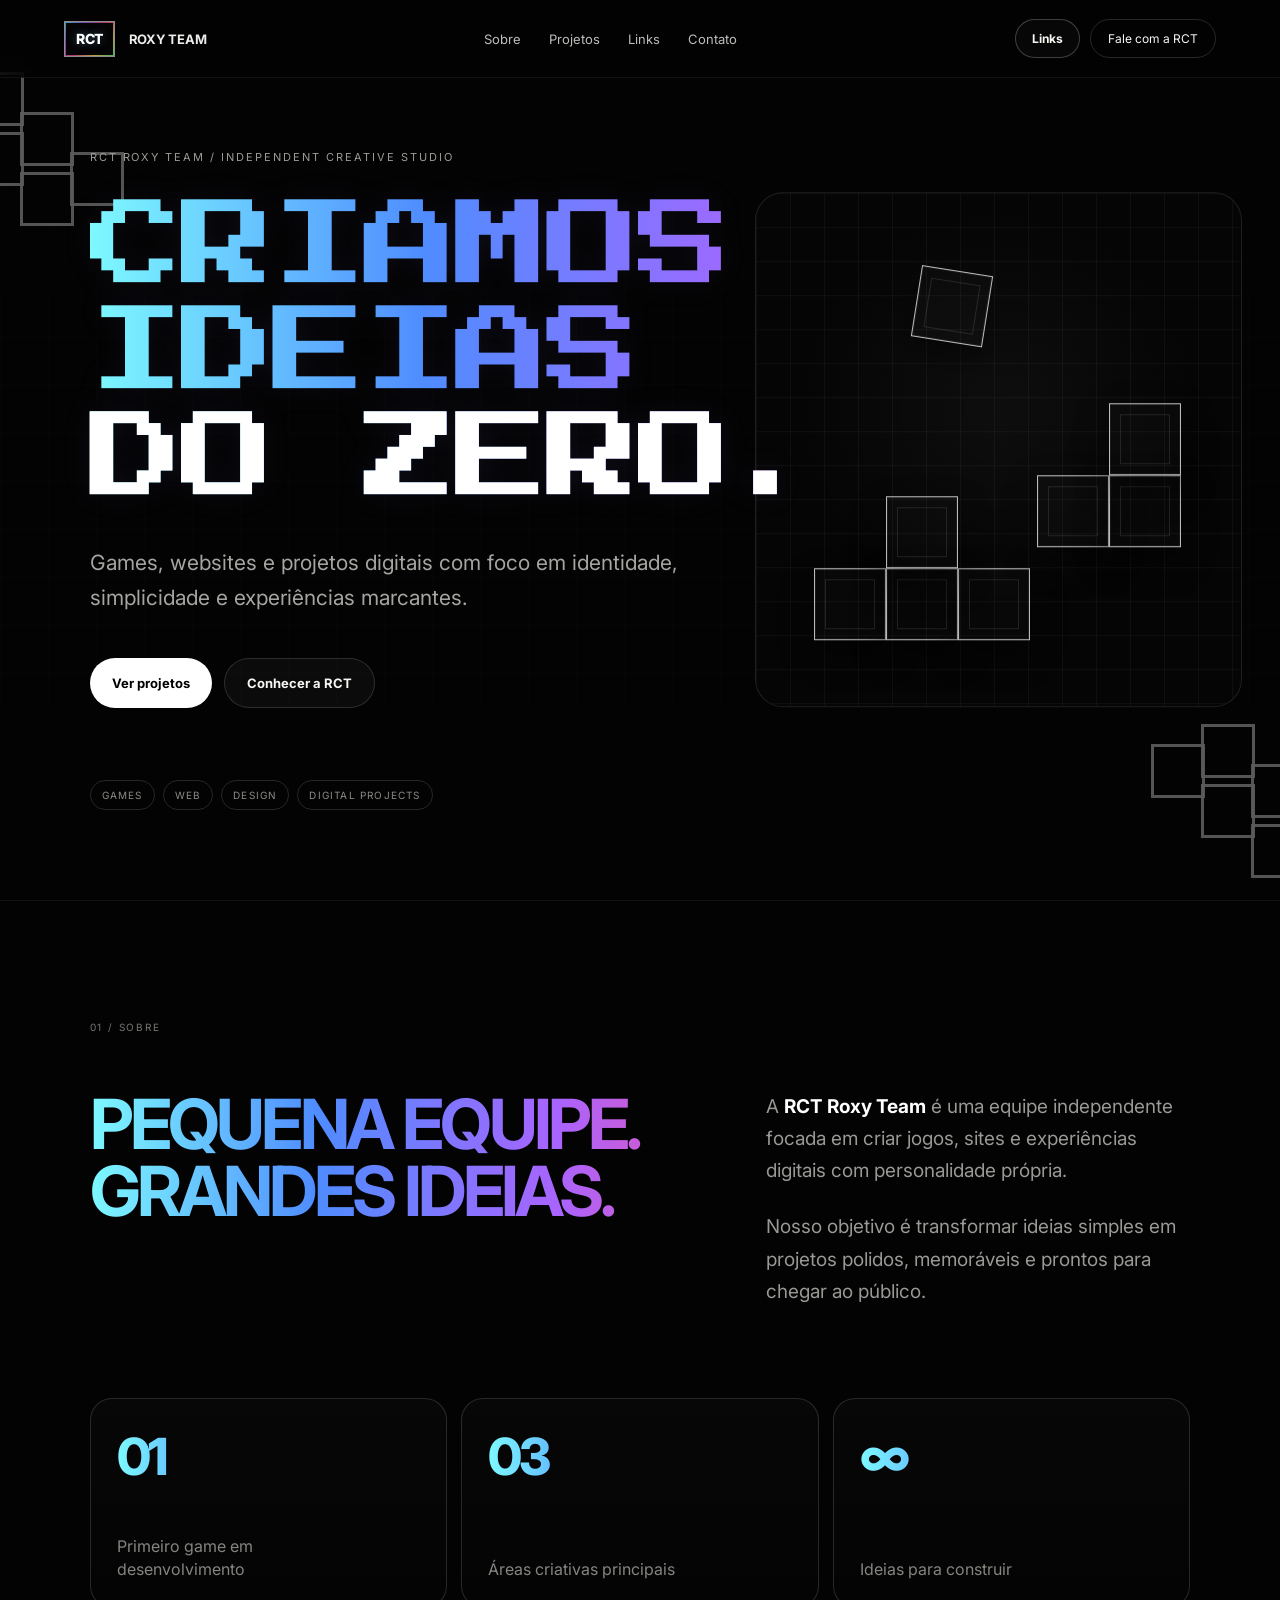
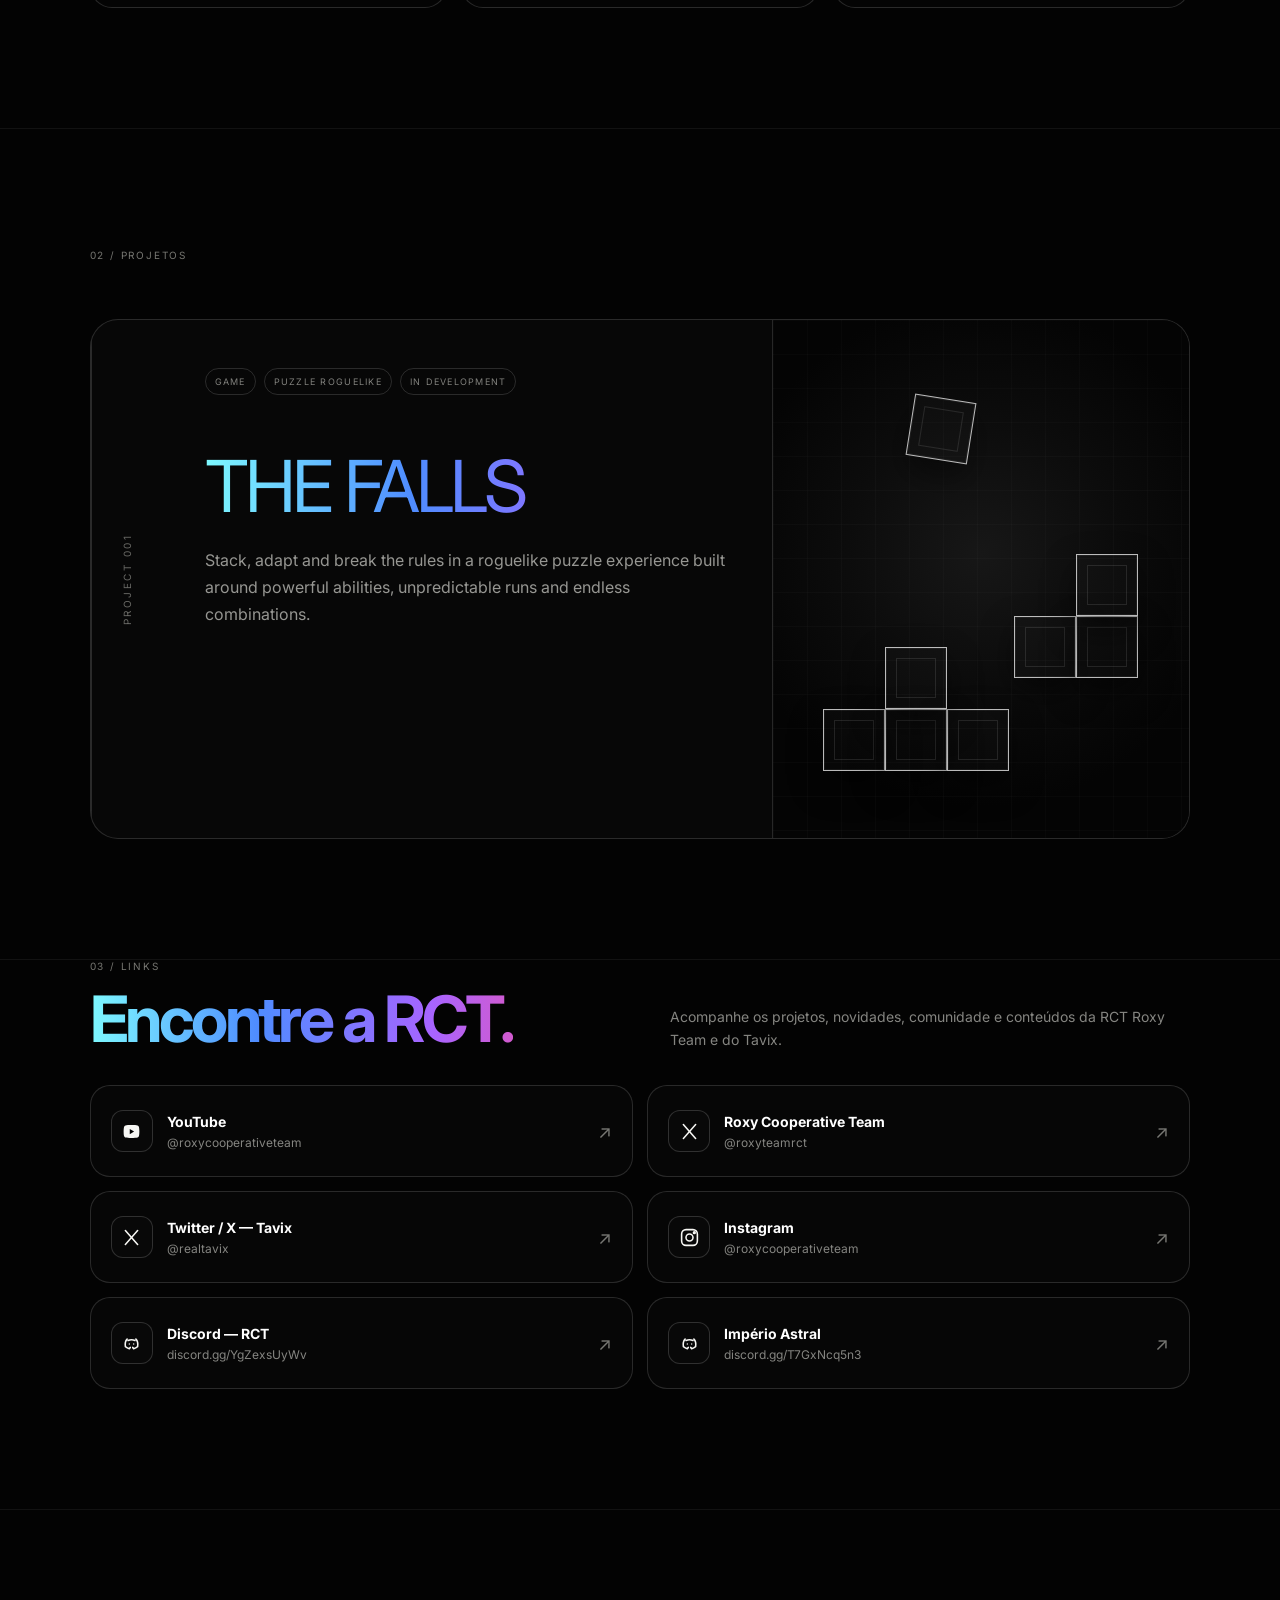
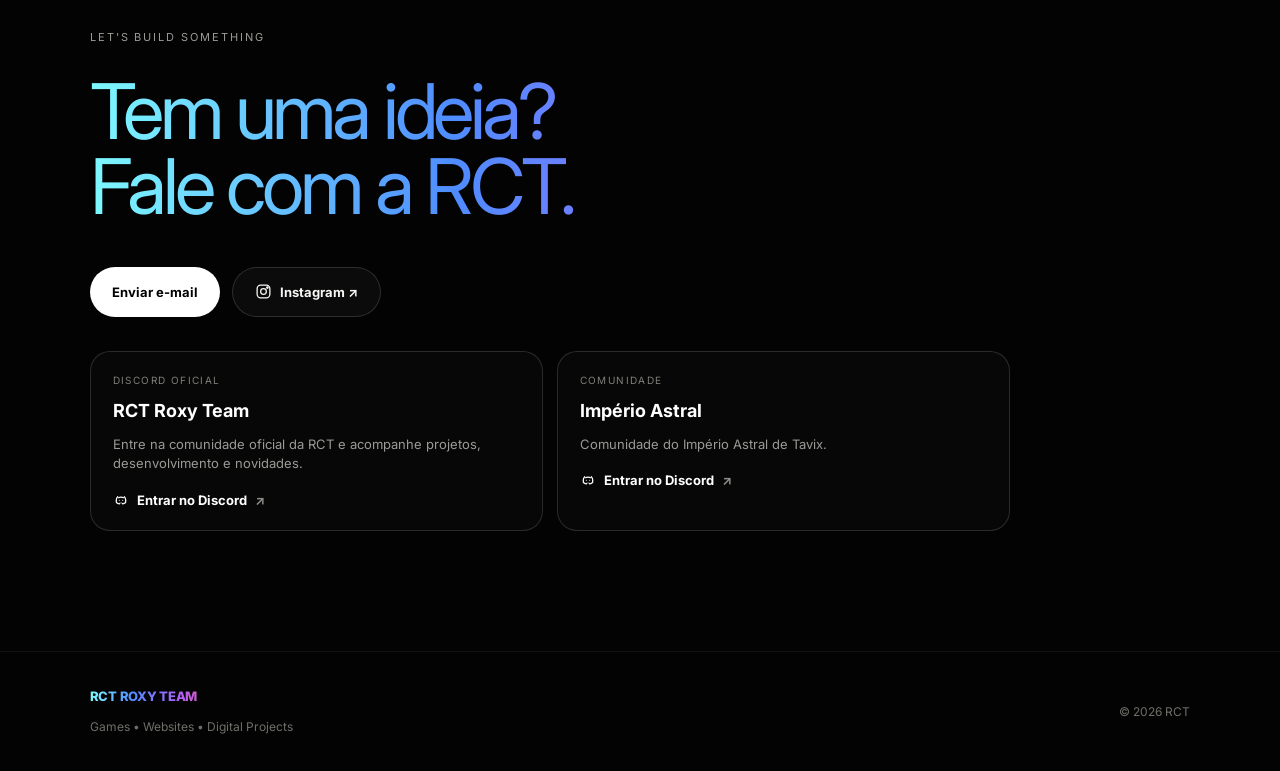
<file: index (1).html>
<!DOCTYPE html>
<html lang="pt-BR">
<head>
  <meta charset="UTF-8" />
  <meta name="viewport" content="width=device-width, initial-scale=1.0" />
  <meta name="description" content="RCT Roxy Team — Games, Websites & Digital Projects." />
  <title>RCT Roxy Team</title>

  <link rel="preconnect" href="https://fonts.googleapis.com">
  <link rel="preconnect" href="https://fonts.gstatic.com" crossorigin>
  <link href="https://fonts.googleapis.com/css2?family=Inter:wght@400;500;600;700;800&family=Press+Start+2P&display=swap" rel="stylesheet">

  <style>
    :root{
      --bg:#030303;
      --panel:#090909;
      --text:#f7f7f4;
      --muted:#8e8e89;
      --line:rgba(255,255,255,.14);
      --line-soft:rgba(255,255,255,.06);
      --white:#fff;
      --black:#000;
      --radius:22px;
      --pixel:"Press Start 2P", monospace;
      --sans:"Inter",sans-serif;
    }

    *{box-sizing:border-box;margin:0;padding:0}
    html{scroll-behavior:smooth}
    body{
      background:var(--bg);
      color:var(--text);
      font-family:var(--sans);
      overflow-x:hidden;
    }
    a{color:inherit;text-decoration:none}

    .noise{
      pointer-events:none;
      position:fixed;
      inset:0;
      z-index:999;
      opacity:.018;
      background-image:radial-gradient(rgba(255,255,255,.9) 1px,transparent 1px);
      background-size:4px 4px;
      mix-blend-mode:soft-light;
    }

    /* ---------- RGB PIXEL SYSTEM ---------- */
    .rgb-text{
      background:linear-gradient(90deg,#7df9ff 0%,#4f8cff 22%,#a864ff 45%,#ff4f9a 67%,#ffd84f 82%,#71ff87 100%);
      background-size:180% 100%;
      -webkit-background-clip:text;
      background-clip:text;
      color:transparent;
      animation:rgbShift 9s linear infinite;
    }

    @keyframes rgbShift{
      0%{background-position:0% 50%}
      100%{background-position:180% 50%}
    }

    .pixel-title{
      font-family:var(--pixel);
      letter-spacing:-.035em;
      line-height:1.12;
      text-transform:uppercase;
      image-rendering:pixelated;
      text-rendering:geometricPrecision;
      filter:drop-shadow(0 0 14px rgba(129,132,255,.08));
    }

    /* ---------- HEADER ---------- */
    header{
      position:fixed;
      inset:0 0 auto 0;
      height:78px;
      padding:0 5vw;
      display:flex;
      align-items:center;
      justify-content:space-between;
      z-index:100;
      background:rgba(3,3,3,.76);
      border-bottom:1px solid var(--line-soft);
      backdrop-filter:blur(18px);
    }

    .brand{
      display:flex;
      align-items:center;
      gap:14px;
    }

    .brand-mark{
      font-family:var(--pixel);
      font-size:15px;
      line-height:1;
      padding:10px 11px;
      border:1px solid rgba(255,255,255,.55);
      position:relative;
      background:#050505;
      color:#ffffff;
      text-shadow:
        0 0 8px rgba(125,249,255,.25),
        0 0 14px rgba(177,108,255,.18);
      overflow:hidden;
      z-index:0;
    }

    .brand-mark::before{
      content:"";
      position:absolute;
      inset:-1px;
      background:linear-gradient(135deg,#50e7ff,#9b6cff,#ff4f9a,#ffe45c,#58ff91);
      z-index:-2;
      opacity:.7;
    }

    .brand-mark::after{
      content:"";
      position:absolute;
      inset:1px;
      background:#050505;
      z-index:-1;
    }

    .brand-name{
      font-family:var(--pixel);
      font-size:11px;
      letter-spacing:-.04em;
      color:#ededeb;
    }

    nav{display:flex;gap:28px;color:#bcbcb8;font-size:13px}
    nav a{transition:.2s}
    nav a:hover{color:#fff}

    .header-cta{
      border:1px solid var(--line);
      border-radius:999px;
      padding:11px 17px;
      font-size:12px;
      transition:.2s;
    }
    .header-cta:hover{background:#fff;color:#000}

    /* ---------- CORNER PIXEL CHAINS ---------- */
    .corner-chain{
      position:absolute;
      width:250px;
      height:220px;
      pointer-events:none;
      opacity:.35;
      z-index:1;
    }
    .corner-chain.tl{left:-80px;top:30px}
    .corner-chain.br{right:-75px;bottom:-20px;transform:rotate(180deg)}

    .corner-chain span{
      position:absolute;
      width:54px;
      height:54px;
      border:3px solid rgba(255,255,255,.92);
      animation:cornerRGB 8s linear infinite;
    }
    .corner-chain span:nth-child(1){left:0;top:0}
    .corner-chain span:nth-child(2){left:50px;top:42px}
    .corner-chain span:nth-child(3){left:100px;top:82px}
    .corner-chain span:nth-child(4){left:150px;top:122px}
    .corner-chain span:nth-child(5){left:50px;top:102px}
    .corner-chain span:nth-child(6){left:100px;top:142px}

    @keyframes cornerRGB{
      0%,100%{border-color:#fff;box-shadow:0 0 0 rgba(255,255,255,0)}
      25%{border-color:#7df9ff;box-shadow:0 0 20px rgba(125,249,255,.10)}
      50%{border-color:#b16cff;box-shadow:0 0 20px rgba(177,108,255,.10)}
      75%{border-color:#ff5b8e;box-shadow:0 0 20px rgba(255,91,142,.10)}
    }

    /* ---------- HERO ---------- */
    .hero{
      min-height:100vh;
      position:relative;
      display:flex;
      align-items:center;
      padding:150px 7vw 90px;
      overflow:hidden;
      border-bottom:1px solid var(--line-soft);
    }

    .hero-grid{
      position:absolute;
      inset:0;
      background-image:
        linear-gradient(var(--line-soft) 1px,transparent 1px),
        linear-gradient(90deg,var(--line-soft) 1px,transparent 1px);
      background-size:48px 48px;
      opacity:.14;
      mask-image:linear-gradient(to bottom,transparent 5%,#000 36%,#000 76%,transparent 100%);
    }

    .hero-inner{
      width:min(860px,66vw);
      position:relative;
      z-index:3;
    }

    .eyebrow{
      color:#9b9b96;
      font-size:11px;
      letter-spacing:.18em;
      text-transform:uppercase;
      margin-bottom:30px;
    }

    .hero-title{
      font-size:clamp(52px,7.4vw,118px);
      font-weight:400;
      max-width:1000px;
    }

    .hero-title .white{
      color:#fff;
      background:none;
      -webkit-background-clip:initial;
      background-clip:initial;
    }

    .hero-copy{
      width:min(650px,92%);
      margin-top:34px;
      color:#a5a5a1;
      font-size:clamp(17px,1.7vw,21px);
      line-height:1.65;
    }

    .actions{
      display:flex;
      gap:12px;
      margin-top:42px;
    }

    .btn{
      min-height:50px;
      display:inline-flex;
      align-items:center;
      justify-content:center;
      padding:0 22px;
      border-radius:999px;
      font-size:13px;
      font-weight:700;
      transition:.25s;
    }
    .btn:hover{transform:translateY(-2px)}
    .btn-light{background:#fff;color:#000}
    .btn-dark{background:rgba(255,255,255,.035);border:1px solid var(--line)}
    .btn-dark:hover{background:rgba(255,255,255,.08)}

    .tags{
      margin-top:72px;
      display:flex;
      flex-wrap:wrap;
      gap:8px;
    }
    .tags span{
      font-size:10px;
      letter-spacing:.12em;
      text-transform:uppercase;
      border:1px solid var(--line);
      padding:8px 11px;
      border-radius:999px;
      color:#8b8b86;
    }

    /* ---------- FLOATING BLOCK FIELD ---------- */
    .hero-blocks{
      position:absolute;
      right:3vw;
      top:50%;
      transform:translateY(-50%);
      width:min(38vw,590px);
      aspect-ratio:1/1.06;
      z-index:2;
      border:1px solid rgba(255,255,255,.10);
      border-radius:28px;
      background:
        radial-gradient(circle at 50% 42%,rgba(255,255,255,.035),transparent 52%),
        #050505;
      overflow:hidden;
    }

    .hero-blocks::before{
      content:"";
      position:absolute;
      inset:0;
      background-image:
        linear-gradient(rgba(255,255,255,.04) 1px,transparent 1px),
        linear-gradient(90deg,rgba(255,255,255,.04) 1px,transparent 1px);
      background-size:34px 34px;
    }

    .block{
      position:absolute;
      width:72px;
      height:72px;
      border:1px solid rgba(255,255,255,.72);
      background:rgba(255,255,255,.015);
      box-shadow:
        inset 0 0 0 1px rgba(255,255,255,.06),
        0 14px 34px rgba(0,0,0,.48);
      animation:floatBlock 5.8s ease-in-out infinite,rgbBlock 9s linear infinite;
      will-change:transform,border-color,box-shadow;
    }

    .block::after{
      content:"";
      position:absolute;
      inset:10px;
      border:1px solid rgba(255,255,255,.10);
    }

    .b1{left:12%;bottom:13%;animation-delay:0s,-1s}
    .b2{left:calc(12% + 72px);bottom:13%;animation-delay:-.8s,-2s}
    .b3{left:calc(12% + 144px);bottom:13%;animation-delay:-1.6s,-3s}
    .b4{left:calc(12% + 72px);bottom:calc(13% + 72px);animation-delay:-2.3s,-4s}
    .b5{left:58%;bottom:31%;animation-delay:-1s,-5s}
    .b6{left:calc(58% + 72px);bottom:31%;animation-delay:-2.1s,-6s}
    .b7{left:calc(58% + 72px);bottom:calc(31% + 72px);animation-delay:-3s,-7s}
    .b8{
      left:33%;
      top:15%;
      transform:rotate(9deg);
      animation:floatTilt 6.3s ease-in-out infinite,rgbBlock 9s linear infinite;
      animation-delay:-1.3s,-4.5s
    }

    @keyframes floatBlock{
      0%,100%{transform:translate3d(0,0,0)}
      25%{transform:translate3d(0,-7px,0)}
      50%{transform:translate3d(0,3px,0)}
      75%{transform:translate3d(0,-4px,0)}
    }

    @keyframes floatTilt{
      0%,100%{transform:translate3d(0,0,0) rotate(9deg)}
      25%{transform:translate3d(0,-8px,0) rotate(6deg)}
      50%{transform:translate3d(0,4px,0) rotate(11deg)}
      75%{transform:translate3d(0,-5px,0) rotate(8deg)}
    }

    @keyframes rgbBlock{
      0%,100%{
        border-color:rgba(255,255,255,.78);
        box-shadow:inset 0 0 0 1px rgba(255,255,255,.06),0 14px 34px rgba(0,0,0,.48),0 0 18px rgba(255,255,255,.025)
      }
      20%{
        border-color:rgba(125,249,255,.78);
        box-shadow:inset 0 0 0 1px rgba(125,249,255,.08),0 14px 34px rgba(0,0,0,.48),0 0 20px rgba(125,249,255,.12)
      }
      40%{
        border-color:rgba(83,132,255,.78);
        box-shadow:inset 0 0 0 1px rgba(83,132,255,.08),0 14px 34px rgba(0,0,0,.48),0 0 20px rgba(83,132,255,.12)
      }
      60%{
        border-color:rgba(177,108,255,.78);
        box-shadow:inset 0 0 0 1px rgba(177,108,255,.08),0 14px 34px rgba(0,0,0,.48),0 0 20px rgba(177,108,255,.12)
      }
      80%{
        border-color:rgba(255,91,142,.78);
        box-shadow:inset 0 0 0 1px rgba(255,91,142,.08),0 14px 34px rgba(0,0,0,.48),0 0 20px rgba(255,91,142,.12)
      }
    }

    /* ---------- CONTENT ---------- */
    .section{
      padding:120px 7vw;
      border-bottom:1px solid var(--line-soft);
    }

    .section-label{
      font-size:10px;
      letter-spacing:.18em;
      color:#777772;
      margin-bottom:58px;
    }

    .about-grid{
      display:grid;
      grid-template-columns:1.15fr .85fr;
      gap:8vw;
    }

    .section-title{
      font-size:clamp(38px,5.4vw,78px);
      font-weight:400;
      max-width:900px;
    }

    .about-copy{
      font-size:19px;
      line-height:1.7;
      color:#999995;
    }
    .about-copy p+p{margin-top:24px}
    .about-copy strong{color:#fff}

    .stats{
      display:grid;
      grid-template-columns:repeat(3,1fr);
      gap:14px;
      margin-top:90px;
    }

    .stat{
      min-height:210px;
      border:1px solid var(--line);
      border-radius:var(--radius);
      padding:26px;
      display:flex;
      flex-direction:column;
      justify-content:space-between;
      background:linear-gradient(180deg,rgba(255,255,255,.018),rgba(255,255,255,.007));
    }

    .stat-number{
      font-family:var(--pixel);
      font-size:clamp(38px,4vw,64px);
      letter-spacing:-.04em;
    }
    .stat-label{color:#858580;max-width:220px;line-height:1.45}

    .project-card{
      border:1px solid var(--line);
      border-radius:28px;
      overflow:hidden;
      background:#070707;
      display:grid;
      grid-template-columns:70px 1fr 38%;
      min-height:520px;
    }

    .project-number{
      writing-mode:vertical-rl;
      transform:rotate(180deg);
      display:flex;
      justify-content:center;
      align-items:center;
      border-right:1px solid var(--line);
      color:#696965;
      font-size:10px;
      letter-spacing:.25em;
    }

    .project-content{
      padding:48px 44px;
      display:flex;
      flex-direction:column;
    }

    .project-meta{
      display:flex;
      gap:8px;
      flex-wrap:wrap;
    }
    .project-meta span{
      font-size:9px;
      letter-spacing:.14em;
      color:#81817d;
      border:1px solid var(--line);
      border-radius:999px;
      padding:7px 9px;
    }

    .project-content h3{
      font-size:clamp(38px,5.6vw,82px);
      margin-top:56px;
      font-weight:400;
    }

    .project-content p{
      color:#969692;
      line-height:1.7;
      margin-top:25px;
      max-width:620px;
    }

    .project-visual{
      position:relative;
      border-left:1px solid var(--line);
      overflow:hidden;
      background:radial-gradient(circle at 50% 45%,#171717 0,#0c0c0c 38%,#040404 72%);
    }

    .project-visual::before{
      content:"";
      position:absolute;
      inset:0;
      background-image:
        linear-gradient(var(--line-soft) 1px,transparent 1px),
        linear-gradient(90deg,var(--line-soft) 1px,transparent 1px);
      background-size:34px 34px;
      opacity:.35;
    }

    .project-visual .block{width:62px;height:62px}
    .project-visual .b1{left:12%;bottom:13%}
    .project-visual .b2{left:calc(12% + 62px);bottom:13%}
    .project-visual .b3{left:calc(12% + 124px);bottom:13%}
    .project-visual .b4{left:calc(12% + 62px);bottom:calc(13% + 62px)}
    .project-visual .b5{left:58%;bottom:31%}
    .project-visual .b6{left:calc(58% + 62px);bottom:31%}
    .project-visual .b7{left:calc(58% + 62px);bottom:calc(31% + 62px)}
    .project-visual .b8{left:33%;top:15%}

    .contact{
      min-height:68vh;
      padding:120px 7vw;
      display:flex;
      align-items:center;
      position:relative;
      overflow:hidden;
    }

    .contact h2{
      font-size:clamp(42px,6vw,90px);
      font-weight:400;
      max-width:1050px;
    }

    footer{
      min-height:120px;
      border-top:1px solid var(--line-soft);
      padding:34px 7vw;
      display:flex;
      justify-content:space-between;
      align-items:center;
      color:#6f6f6a;
      font-size:12px;
    }

    footer strong{
      font-family:var(--pixel);
      font-size:11px;
      color:#ededeb;
    }

    .reveal{
      opacity:0;
      transform:translateY(22px);
      transition:opacity .8s cubic-bezier(.2,.7,.2,1),transform .8s cubic-bezier(.2,.7,.2,1);
    }
    .reveal.visible{opacity:1;transform:none}

    @media(max-width:980px){
      nav{display:none}
      .hero-inner{width:100%}
      .hero-blocks{width:58vw;right:-22vw;top:70%;opacity:.6}
      .about-grid{grid-template-columns:1fr}
      .stats{grid-template-columns:1fr}
      .project-card{grid-template-columns:48px 1fr}
      .project-visual{display:none}
    }

    @media(max-width:620px){
      header{padding:0 20px}
      .brand-name,.header-cta{display:none}
      .hero,.section,.contact{padding-left:20px;padding-right:20px}
      .hero-title{font-size:clamp(38px,11vw,60px)}
      .section-title{font-size:clamp(32px,9vw,50px)}
      .actions{flex-direction:column}
      .btn{width:100%}
      .project-card{grid-template-columns:1fr}
      .project-number{display:none}
      .project-content{padding:30px 24px}
      footer{padding:34px 20px;flex-direction:column;align-items:flex-start;gap:18px}
      .corner-chain{opacity:.17}
    }

    .section-title,
    .project-title,
    .contact-title{
      font-family:var(--sans);
      letter-spacing:-.055em;
      line-height:.98;
      text-transform:none;
      font-weight:700;
    }

    .project-title{
      font-size:clamp(48px,6vw,90px);
      margin-top:56px;
    }

    .contact-title{
      font-size:clamp(52px,7vw,104px);
      max-width:1100px;
    }

    .discord-grid{
      display:grid;
      grid-template-columns:repeat(2,minmax(0,1fr));
      gap:14px;
      margin-top:34px;
      max-width:920px;
    }

    .discord-card{
      border:1px solid var(--line);
      border-radius:20px;
      padding:22px;
      background:rgba(255,255,255,.018);
      display:flex;
      flex-direction:column;
      gap:14px;
      transition:.25s ease;
    }

    .discord-card:hover{
      transform:translateY(-3px);
      border-color:rgba(255,255,255,.28);
      background:rgba(255,255,255,.035);
    }

    .discord-card small{
      color:#7f7f7b;
      font-size:10px;
      letter-spacing:.14em;
      text-transform:uppercase;
    }

    .discord-card strong{
      font-size:18px;
      font-weight:700;
      color:#fff;
    }

    .discord-card span{
      color:#9a9a96;
      font-size:13px;
      line-height:1.5;
    }

    .discord-link{
      display:inline-flex;
      align-items:center;
      gap:8px;
      width:max-content;
      margin-top:4px;
      font-size:13px;
      font-weight:700;
      color:#fff;
    }

    .discord-link::after{
      content:"↗";
      color:#8e8e89;
    }

    .brand-name{
      font-family:var(--sans);
      font-size:13px;
      font-weight:700;
      letter-spacing:-.02em;
      color:#ededeb;
    }

    .brand-mark{
      font-family:var(--sans);
      font-weight:800;
      font-size:14px;
      letter-spacing:-.03em;
    }

    footer strong{
      font-family:var(--sans);
      font-size:13px;
      font-weight:800;
      letter-spacing:-.02em;
      color:#ededeb;
    }

    .stat-number{
      font-family:var(--sans);
      font-weight:800;
      font-size:clamp(46px,4vw,68px);
      letter-spacing:-.06em;
    }

    @media(max-width:760px){
      .discord-grid{grid-template-columns:1fr}
    }


    .top-actions{
      display:flex;
      align-items:center;
      gap:10px;
    }

    .header-links{
      border:1px solid rgba(255,255,255,.22);
      border-radius:999px;
      padding:11px 16px;
      font-size:12px;
      font-weight:700;
      transition:.2s ease;
      background:rgba(255,255,255,.025);
    }

    .header-links:hover{
      background:#fff;
      color:#000;
      border-color:#fff;
    }

    .socials{
      padding:0 7vw 120px;
      border-bottom:1px solid var(--line-soft);
    }

    .socials-head{
      display:flex;
      justify-content:space-between;
      align-items:end;
      gap:30px;
      margin-bottom:34px;
    }

    .socials-copy{
      color:#858581;
      max-width:520px;
      line-height:1.6;
      font-size:14px;
    }

    .social-links{
      display:grid;
      grid-template-columns:repeat(2,minmax(0,1fr));
      gap:14px;
    }

    .social-btn{
      min-height:92px;
      border:1px solid var(--line);
      border-radius:20px;
      padding:18px 20px;
      display:flex;
      align-items:center;
      justify-content:space-between;
      gap:18px;
      background:rgba(255,255,255,.016);
      transition:.25s ease;
    }

    .social-btn:hover{
      transform:translateY(-3px);
      border-color:rgba(255,255,255,.3);
      background:rgba(255,255,255,.038);
    }

    .social-main{
      display:flex;
      align-items:center;
      gap:14px;
      min-width:0;
    }

    .social-icon{
      width:42px;
      height:42px;
      flex:0 0 42px;
      border:1px solid rgba(255,255,255,.16);
      border-radius:12px;
      display:grid;
      place-items:center;
      background:#080808;
    }

    .social-icon svg{
      width:21px;
      height:21px;
      fill:none;
      stroke:currentColor;
      stroke-width:1.8;
      stroke-linecap:round;
      stroke-linejoin:round;
    }

    .social-icon.fill svg{
      fill:currentColor;
      stroke:none;
    }

    .social-text{
      display:flex;
      flex-direction:column;
      gap:5px;
      min-width:0;
    }

    .social-text strong{
      color:#fff;
      font-size:14px;
    }

    .social-text span{
      color:#858581;
      font-size:12px;
      white-space:nowrap;
      overflow:hidden;
      text-overflow:ellipsis;
    }

    .social-arrow{
      color:#777773;
      font-size:18px;
      flex:0 0 auto;
    }

    @media(max-width:760px){
      .social-links{grid-template-columns:1fr}
      .socials-head{align-items:flex-start;flex-direction:column}
      .top-actions .header-cta{display:none}
    }

  </style>
</head>

<body>
  <div class="noise"></div>

  <header>
    <a href="#top" class="brand">
      <span class="brand-mark">RCT</span>
      <span class="brand-name">ROXY TEAM</span>
    </a>

    <nav>
      <a href="#about">Sobre</a>
      <a href="#projects">Projetos</a>
      <a href="#links">Links</a>
      <a href="#contact">Contato</a>
    </nav>

    <div class="top-actions">
      <a href="#links" class="header-links">Links</a>
      <a href="#contact" class="header-cta">Fale com a RCT</a>
    </div>
  </header>

  <main id="top">
    <section class="hero">
      <div class="hero-grid"></div>

      <div class="corner-chain tl" aria-hidden="true">
        <span></span><span></span><span></span><span></span><span></span><span></span>
      </div>

      <div class="corner-chain br" aria-hidden="true">
        <span></span><span></span><span></span><span></span><span></span><span></span>
      </div>

      <div class="hero-inner">
        <p class="eyebrow reveal">RCT ROXY TEAM / INDEPENDENT CREATIVE STUDIO</p>

        <h1 class="hero-title pixel-title rgb-text reveal">
          CRIAMOS IDEIAS<br>
          <span class="white">DO ZERO.</span>
        </h1>

        <p class="hero-copy reveal">
          Games, websites e projetos digitais com foco em identidade,
          simplicidade e experiências marcantes.
        </p>

        <div class="actions reveal">
          <a class="btn btn-light" href="#projects">Ver projetos</a>
          <a class="btn btn-dark" href="#about">Conhecer a RCT</a>
        </div>

        <div class="tags reveal">
          <span>Games</span>
          <span>Web</span>
          <span>Design</span>
          <span>Digital Projects</span>
        </div>
      </div>

      <div class="hero-blocks" aria-hidden="true">
        <i class="block b1"></i>
        <i class="block b2"></i>
        <i class="block b3"></i>
        <i class="block b4"></i>
        <i class="block b5"></i>
        <i class="block b6"></i>
        <i class="block b7"></i>
        <i class="block b8"></i>
      </div>
    </section>

    <section class="section" id="about">
      <div class="section-label reveal">01 / SOBRE</div>

      <div class="about-grid">
        <h2 class="section-title rgb-text reveal">
          PEQUENA EQUIPE.<br>GRANDES IDEIAS.
        </h2>

        <div class="about-copy reveal">
          <p>
            A <strong>RCT Roxy Team</strong> é uma equipe independente focada em
            criar jogos, sites e experiências digitais com personalidade própria.
          </p>

          <p>
            Nosso objetivo é transformar ideias simples em projetos polidos,
            memoráveis e prontos para chegar ao público.
          </p>
        </div>
      </div>

      <div class="stats">
        <div class="stat reveal">
          <span class="stat-number rgb-text">01</span>
          <span class="stat-label">Primeiro game em desenvolvimento</span>
        </div>

        <div class="stat reveal">
          <span class="stat-number rgb-text">03</span>
          <span class="stat-label">Áreas criativas principais</span>
        </div>

        <div class="stat reveal">
          <span class="stat-number rgb-text">∞</span>
          <span class="stat-label">Ideias para construir</span>
        </div>
      </div>
    </section>

    <section class="section" id="projects">
      <div class="section-label reveal">02 / PROJETOS</div>

      <article class="project-card reveal">
        <div class="project-number">PROJECT 001</div>

        <div class="project-content">
          <div class="project-meta">
            <span>GAME</span>
            <span>PUZZLE ROGUELIKE</span>
            <span>IN DEVELOPMENT</span>
          </div>

          <h3 class="project-title rgb-text">THE FALLS</h3>

          <p>
            Stack, adapt and break the rules in a roguelike puzzle experience
            built around powerful abilities, unpredictable runs and endless combinations.
          </p>
        </div>

        <div class="project-visual">
          <i class="block b1"></i>
          <i class="block b2"></i>
          <i class="block b3"></i>
          <i class="block b4"></i>
          <i class="block b5"></i>
          <i class="block b6"></i>
          <i class="block b7"></i>
          <i class="block b8"></i>
        </div>
      </article>
    </section>


    <section class="socials" id="links">
      <div class="socials-head reveal">
        <div>
          <div class="section-label" style="margin-bottom:16px;">03 / LINKS</div>
          <h2 class="section-title rgb-text" style="font-size:clamp(38px,5vw,72px);">Encontre a RCT.</h2>
        </div>
        <p class="socials-copy">
          Acompanhe os projetos, novidades, comunidade e conteúdos da RCT Roxy Team e do Tavix.
        </p>
      </div>

      <div class="social-links">
        <a class="social-btn reveal" href="https://www.youtube.com/@roxycooperativeteam" target="_blank" rel="noreferrer">
          <div class="social-main">
            <div class="social-icon fill" aria-hidden="true">
              <svg viewBox="0 0 24 24">
                <path d="M21 12c0-2.1-.2-4.2-.5-5.2-.2-.8-.8-1.4-1.6-1.6C17.6 4.8 14.9 4.7 12 4.7s-5.6.1-6.9.5c-.8.2-1.4.8-1.6 1.6C3.2 7.8 3 9.9 3 12s.2 4.2.5 5.2c.2.8.8 1.4 1.6 1.6 1.3.4 4 .5 6.9.5s5.6-.1 6.9-.5c.8-.2 1.4-.8 1.6-1.6.3-1 .5-3.1.5-5.2Z"></path>
                <path d="m10 9 5 3-5 3V9Z" fill="#000"></path>
              </svg>
            </div>
            <div class="social-text">
              <strong>YouTube</strong>
              <span>@roxycooperativeteam</span>
            </div>
          </div>
          <span class="social-arrow">↗</span>
        </a>

        <a class="social-btn reveal" href="https://x.com/roxyteamrct" target="_blank" rel="noreferrer">
          <div class="social-main">
            <div class="social-icon" aria-hidden="true">
              <svg viewBox="0 0 24 24">
                <path d="M5 4l14 16"></path>
                <path d="M19 4 5 20"></path>
              </svg>
            </div>
            <div class="social-text">
              <strong>Roxy Cooperative Team</strong>
              <span>@roxyteamrct</span>
            </div>
          </div>
          <span class="social-arrow">↗</span>
        </a>

        <a class="social-btn reveal" href="https://x.com/realtavix" target="_blank" rel="noreferrer">
          <div class="social-main">
            <div class="social-icon" aria-hidden="true">
              <svg viewBox="0 0 24 24">
                <path d="M5 4l14 16"></path>
                <path d="M19 4 5 20"></path>
              </svg>
            </div>
            <div class="social-text">
              <strong>Twitter / X — Tavix</strong>
              <span>@realtavix</span>
            </div>
          </div>
          <span class="social-arrow">↗</span>
        </a>

        <a class="social-btn reveal" href="https://instagram.com/roxycooperativeteam" target="_blank" rel="noreferrer">
          <div class="social-main">
            <div class="social-icon" aria-hidden="true">
              <svg viewBox="0 0 24 24">
                <rect x="3" y="3" width="18" height="18" rx="5"></rect>
                <circle cx="12" cy="12" r="4"></circle>
                <circle cx="17.5" cy="6.5" r="1"></circle>
              </svg>
            </div>
            <div class="social-text">
              <strong>Instagram</strong>
              <span>@roxycooperativeteam</span>
            </div>
          </div>
          <span class="social-arrow">↗</span>
        </a>

        <a class="social-btn reveal" href="https://discord.gg/YgZexsUyWv" target="_blank" rel="noreferrer">
          <div class="social-main">
            <div class="social-icon" aria-hidden="true">
              <svg viewBox="0 0 24 24">
                <path d="M8 8.5c2.7-1.1 5.3-1.1 8 0"></path>
                <path d="M7 7c-2 2-2.5 5.4-2 8.7 1.5 1.2 3 1.9 4.5 2.3l1.1-1.5"></path>
                <path d="M17 7c2 2 2.5 5.4 2 8.7-1.5 1.2-3 1.9-4.5 2.3l-1.1-1.5"></path>
                <circle cx="9.5" cy="12.5" r=".8" fill="currentColor" stroke="none"></circle>
                <circle cx="14.5" cy="12.5" r=".8" fill="currentColor" stroke="none"></circle>
              </svg>
            </div>
            <div class="social-text">
              <strong>Discord — RCT</strong>
              <span>discord.gg/YgZexsUyWv</span>
            </div>
          </div>
          <span class="social-arrow">↗</span>
        </a>

        <a class="social-btn reveal" href="https://discord.gg/T7GxNcq5n3" target="_blank" rel="noreferrer">
          <div class="social-main">
            <div class="social-icon" aria-hidden="true">
              <svg viewBox="0 0 24 24">
                <path d="M8 8.5c2.7-1.1 5.3-1.1 8 0"></path>
                <path d="M7 7c-2 2-2.5 5.4-2 8.7 1.5 1.2 3 1.9 4.5 2.3l1.1-1.5"></path>
                <path d="M17 7c2 2 2.5 5.4 2 8.7-1.5 1.2-3 1.9-4.5 2.3l-1.1-1.5"></path>
                <circle cx="9.5" cy="12.5" r=".8" fill="currentColor" stroke="none"></circle>
                <circle cx="14.5" cy="12.5" r=".8" fill="currentColor" stroke="none"></circle>
              </svg>
            </div>
            <div class="social-text">
              <strong>Império Astral</strong>
              <span>discord.gg/T7GxNcq5n3</span>
            </div>
          </div>
          <span class="social-arrow">↗</span>
        </a>
      </div>
    </section>


    <section class="contact" id="contact">
      <div>
        <p class="eyebrow reveal">LET'S BUILD SOMETHING</p>

        <h2 class="contact-title rgb-text reveal">
          Tem uma ideia?<br>
          Fale com a RCT.
        </h2>

        <div class="actions reveal">
          <a class="btn btn-light" href="mailto:seuemail@gmail.com">Enviar e-mail</a>
          <a class="btn btn-dark" target="_blank" rel="noreferrer" href="https://instagram.com/roxycooperativeteam">
            <span style="display:inline-flex;align-items:center;gap:8px;">
              <svg width="17" height="17" viewBox="0 0 24 24" fill="none" stroke="currentColor" stroke-width="1.8" stroke-linecap="round" stroke-linejoin="round" aria-hidden="true">
                <rect x="3" y="3" width="18" height="18" rx="5"></rect>
                <circle cx="12" cy="12" r="4"></circle>
                <circle cx="17.5" cy="6.5" r="1"></circle>
              </svg>
              Instagram ↗
            </span>
          </a>
        </div>

        <div class="discord-grid reveal">
          <a class="discord-card" target="_blank" rel="noreferrer" href="https://discord.gg/YgZexsUyWv">
            <small>Discord oficial</small>
            <strong>RCT Roxy Team</strong>
            <span>Entre na comunidade oficial da RCT e acompanhe projetos, desenvolvimento e novidades.</span>
            <div class="discord-link">
              <svg width="16" height="16" viewBox="0 0 24 24" fill="none" stroke="currentColor" stroke-width="1.7" stroke-linecap="round" stroke-linejoin="round" aria-hidden="true">
                <path d="M8 8.5c2.7-1.1 5.3-1.1 8 0"></path>
                <path d="M7 7c-2 2-2.5 5.4-2 8.7 1.5 1.2 3 1.9 4.5 2.3l1.1-1.5"></path>
                <path d="M17 7c2 2 2.5 5.4 2 8.7-1.5 1.2-3 1.9-4.5 2.3l-1.1-1.5"></path>
                <circle cx="9.5" cy="12.5" r=".8" fill="currentColor" stroke="none"></circle>
                <circle cx="14.5" cy="12.5" r=".8" fill="currentColor" stroke="none"></circle>
              </svg>
              Entrar no Discord
            </div>
          </a>

          <a class="discord-card" target="_blank" rel="noreferrer" href="https://discord.gg/T7GxNcq5n3">
            <small>Comunidade</small>
            <strong>Império Astral</strong>
            <span>Comunidade do Império Astral de Tavix.</span>
            <div class="discord-link">
              <svg width="16" height="16" viewBox="0 0 24 24" fill="none" stroke="currentColor" stroke-width="1.7" stroke-linecap="round" stroke-linejoin="round" aria-hidden="true">
                <path d="M8 8.5c2.7-1.1 5.3-1.1 8 0"></path>
                <path d="M7 7c-2 2-2.5 5.4-2 8.7 1.5 1.2 3 1.9 4.5 2.3l1.1-1.5"></path>
                <path d="M17 7c2 2 2.5 5.4 2 8.7-1.5 1.2-3 1.9-4.5 2.3l-1.1-1.5"></path>
                <circle cx="9.5" cy="12.5" r=".8" fill="currentColor" stroke="none"></circle>
                <circle cx="14.5" cy="12.5" r=".8" fill="currentColor" stroke="none"></circle>
              </svg>
              Entrar no Discord
            </div>
          </a>
        </div>
      </div>
    </section>
  </main>

  <footer>
    <div>
      <strong class="rgb-text">RCT ROXY TEAM</strong><br><br>
      Games • Websites • Digital Projects
    </div>

    <div>© <span id="year"></span> RCT</div>
  </footer>

  <script>
    document.getElementById("year").textContent = new Date().getFullYear();

    const observer = new IntersectionObserver((entries) => {
      entries.forEach((entry) => {
        if (entry.isIntersecting) {
          entry.target.classList.add("visible");
          observer.unobserve(entry.target);
        }
      });
    }, { threshold: 0.12 });

    document.querySelectorAll(".reveal").forEach(el => observer.observe(el));
  </script>
</body>
</html>
</file>
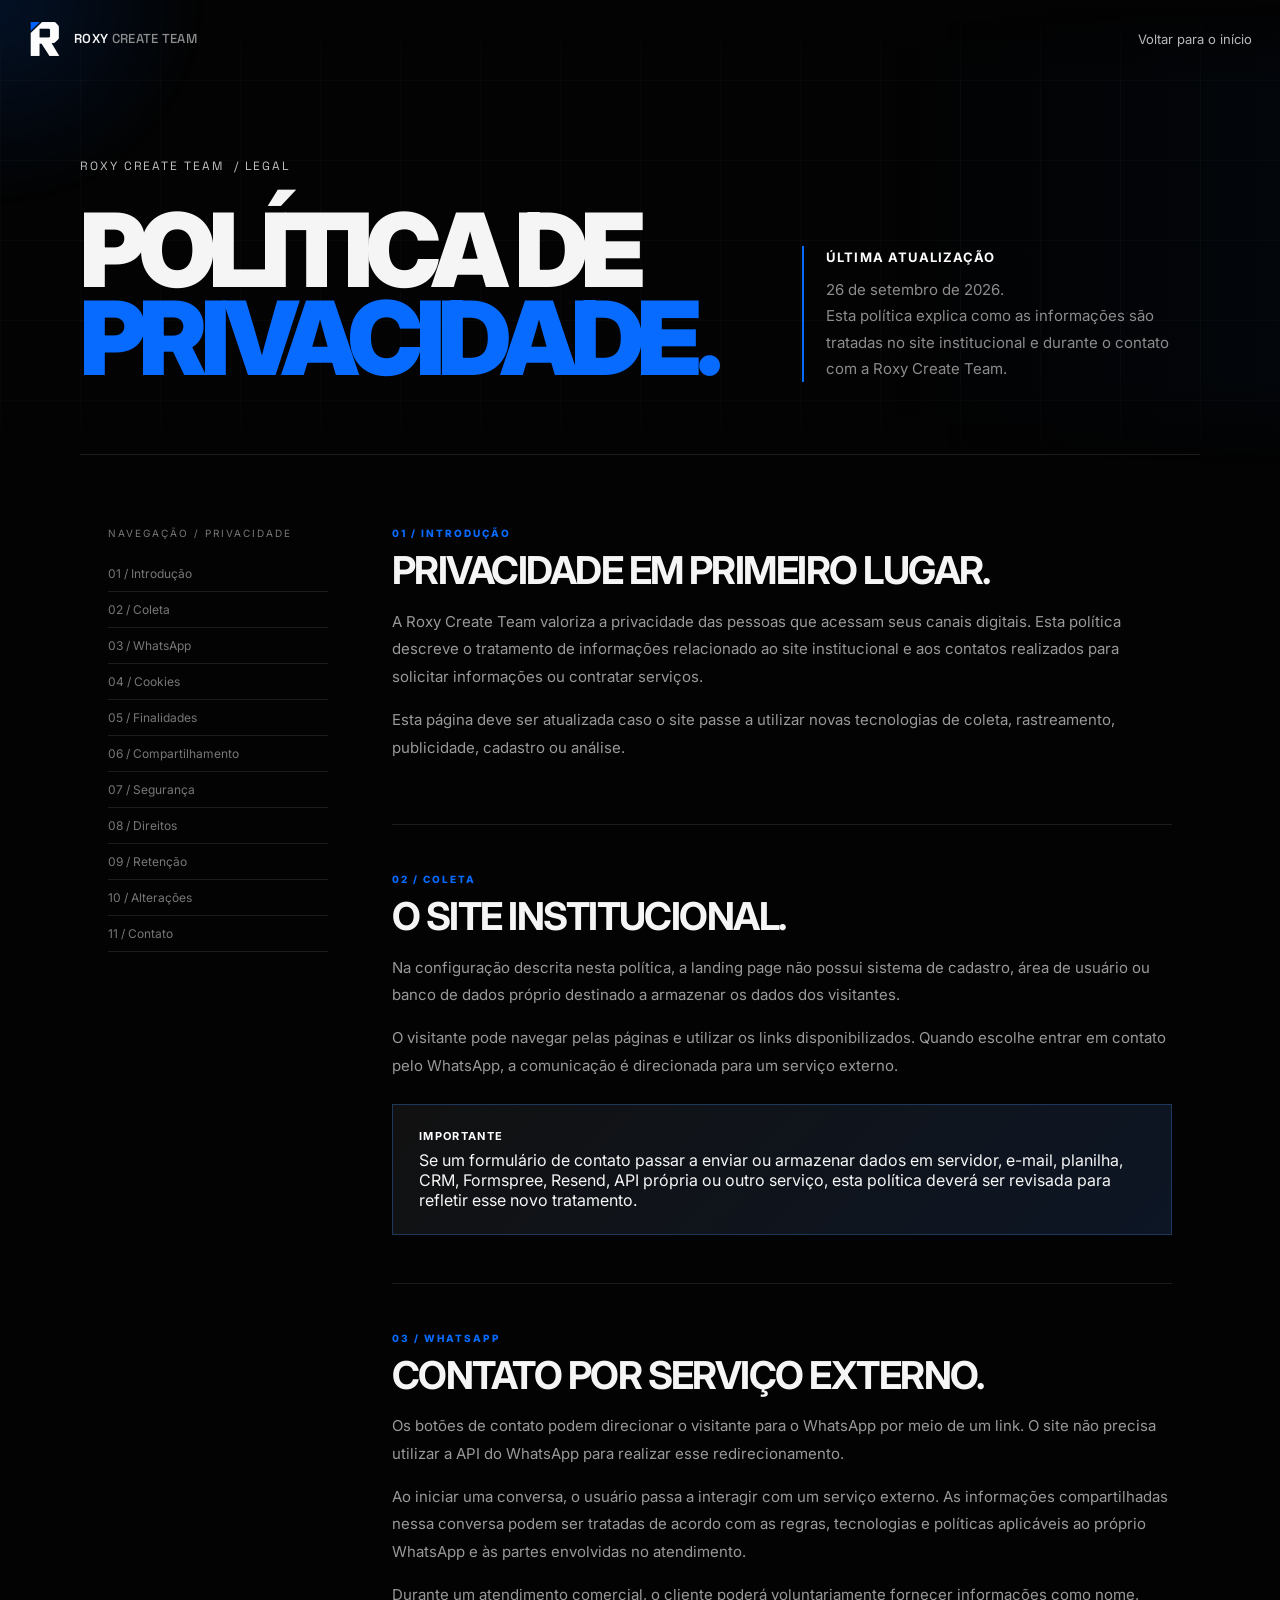
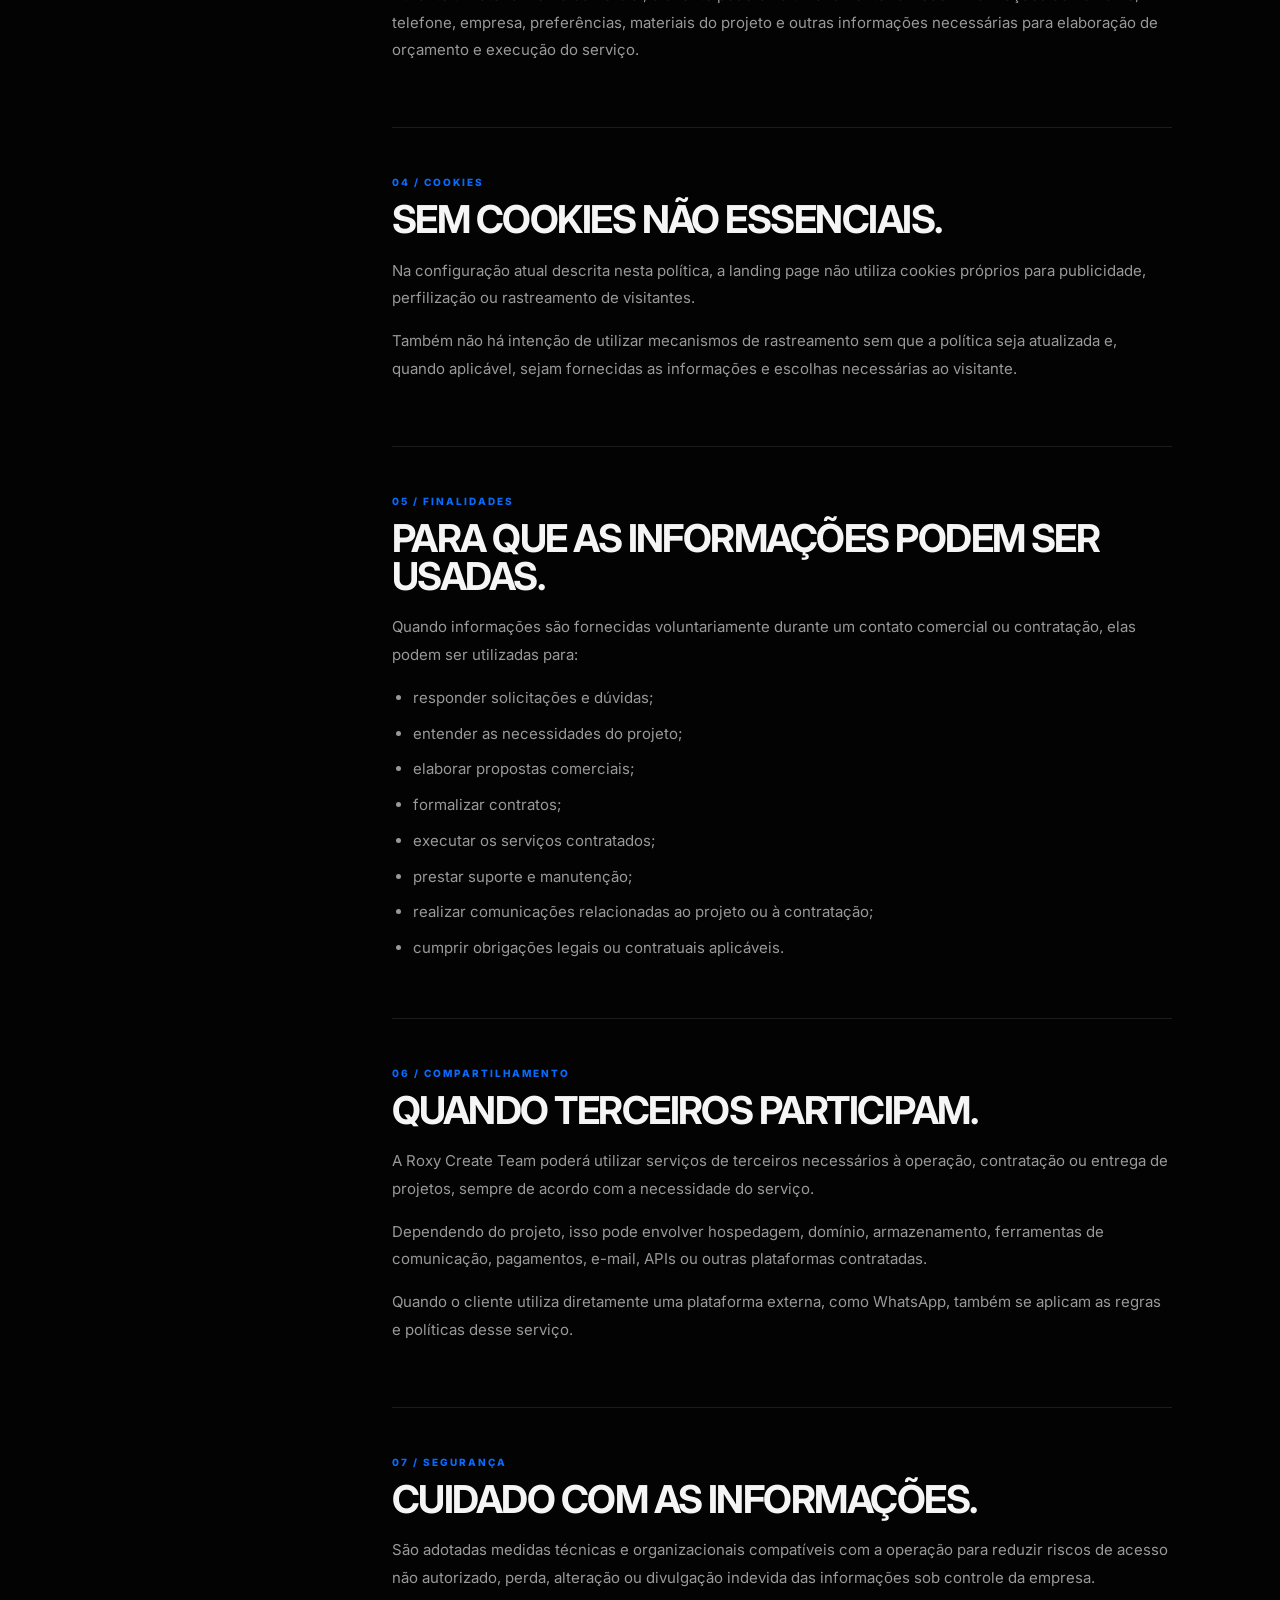
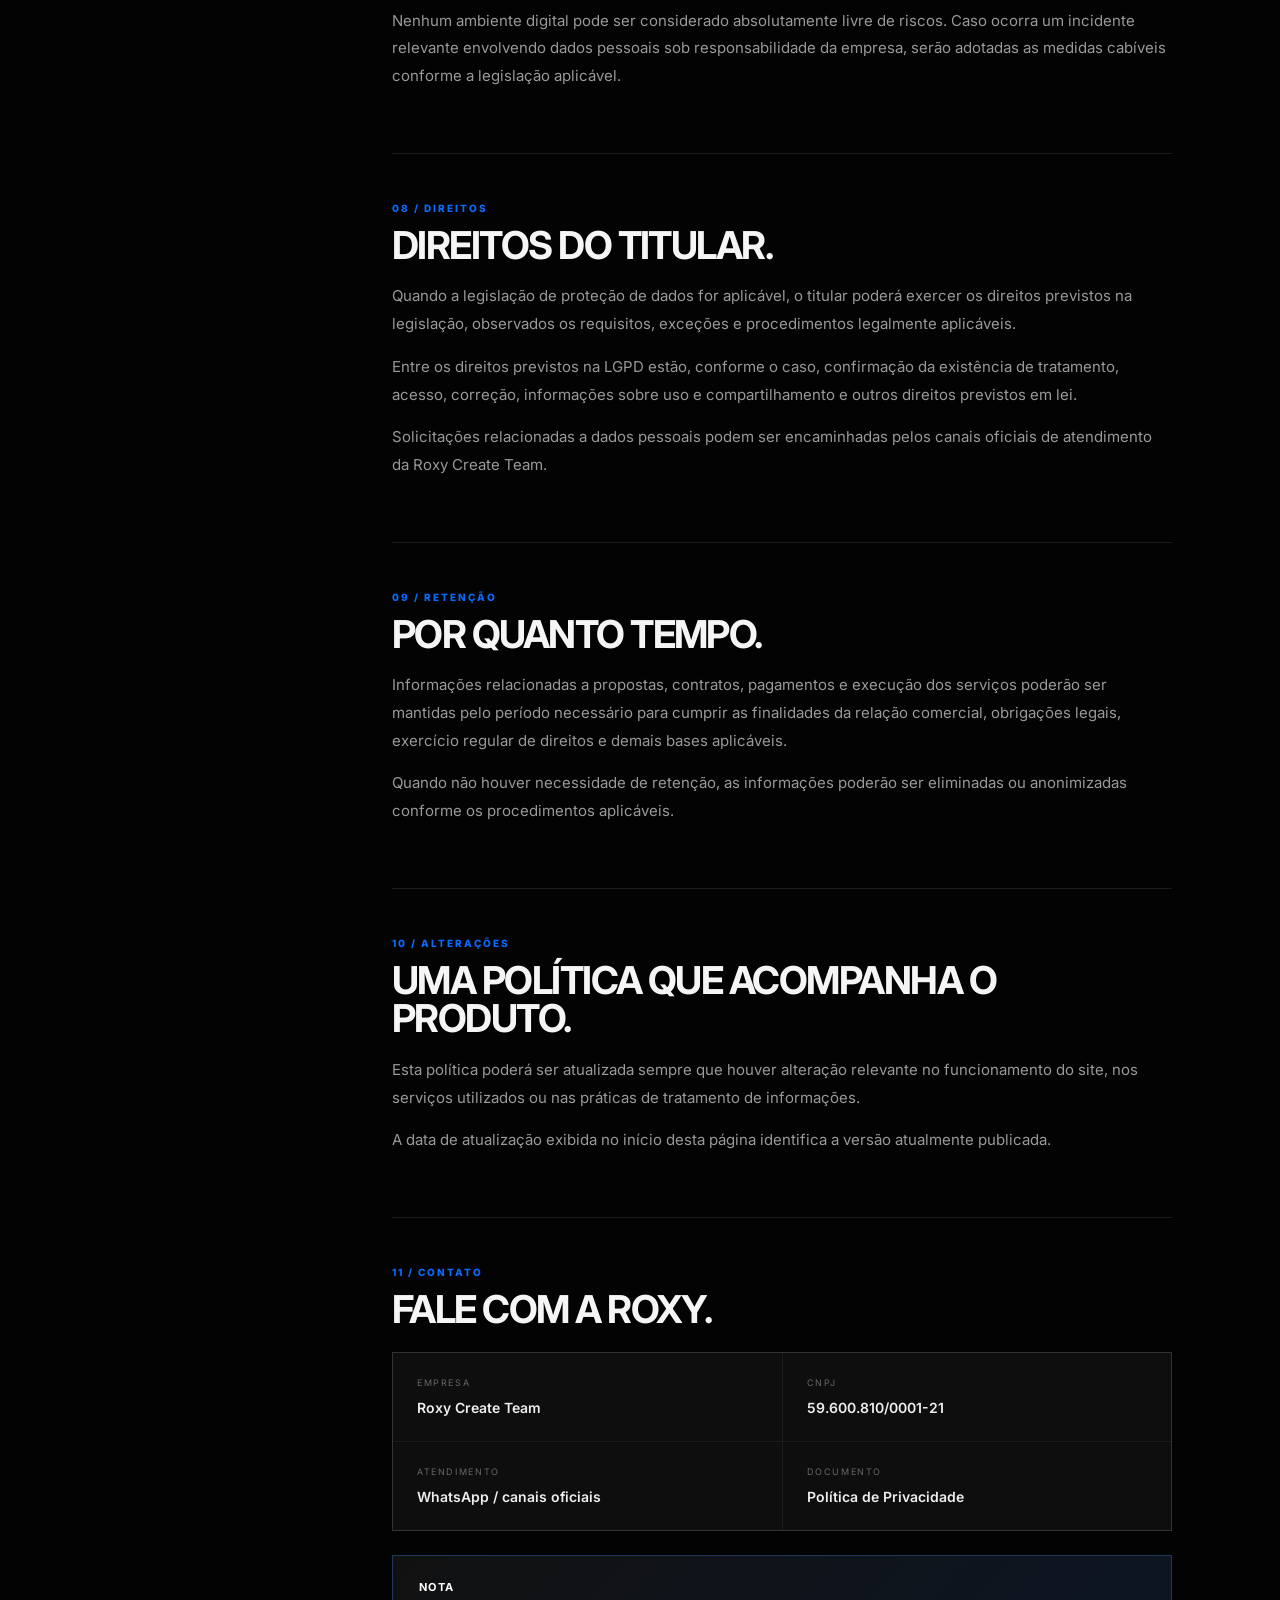
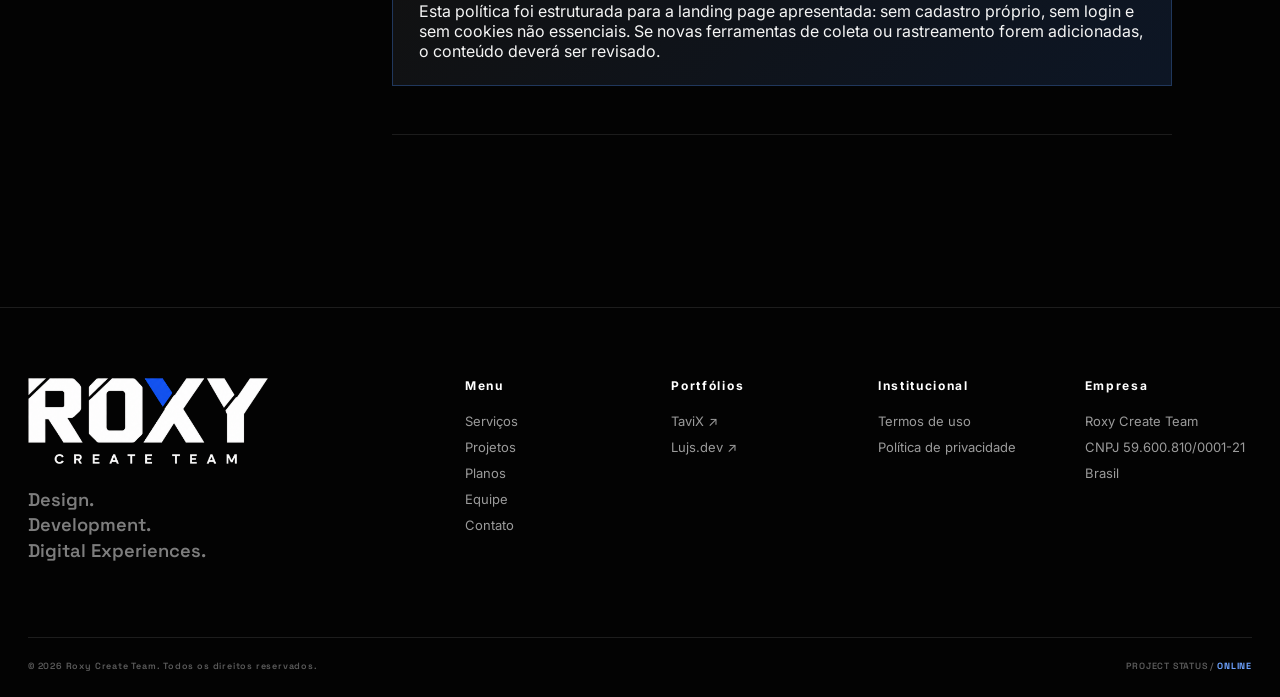
<file: politica-de-privacidade.html>
<!DOCTYPE html>
<html lang="pt-BR">

<head>
    <meta charset="UTF-8" />
    <meta name="viewport" content="width=device-width, initial-scale=1.0" />
    <meta name="theme-color" content="#030303" />
    <meta name="description"
        content="Política de Privacidade da Roxy Create Team." />
    <meta property="og:title" content="Roxy Create Team | Landing Pages & Desenvolvimento Web" />
    <meta property="og:description"
        content="Landing pages, websites e experiências digitais desenvolvidas pela Roxy Create Team." />
    <meta property="og:type" content="website" />
    <link rel="icon" href="assets/icon-r.png" />
    <link rel="preconnect" href="https://fonts.googleapis.com" />
    <link rel="preconnect" href="https://fonts.gstatic.com" crossorigin />
    <link
        href="https://fonts.googleapis.com/css2?family=Inter:wght@400;500;600;700;800&family=Space+Grotesk:wght@400;500;600;700&display=swap"
        rel="stylesheet" />
    <link rel="stylesheet" href="./src/style.css" />
    <title>Política de Privacidade — Roxy Create Team</title>
</head>

<body>
    <div class="cursor-glow" aria-hidden="true"></div>

    <header class="navbar" id="navbar">
        <a class="brand" href="#inicio" aria-label="Roxy Create Team - Início">
            <img src="assets/roxy-r.png" alt="Roxy Create Team" />
            <span>ROXY <b>CREATE TEAM</b></span>
        </a>
        <nav class="nav-links" aria-label="Navegação principal">
            <a href="/">Voltar para o início</a>
        </nav>
        <button class="menu-toggle" id="menuToggle" aria-label="Abrir menu"
            aria-expanded="false"><span></span><span></span></button>
    </header>

    <main class="page">
        <section class="hero-bg hero-legal" id="inicio">
            <div>
                <div class="eyebrow"><span>ROXY CREATE TEAM</span> / LEGAL</div>
                <h1>POLÍTICA DE<br><span class="blue">PRIVACIDADE.</span></h1>
            </div>
            <div class="hero-note">
                <strong>Última atualização</strong>
                26 de setembro de 2026.<br>
                Esta política explica como as informações são tratadas no site institucional e durante o contato com a
                Roxy Create Team.
            </div>
        </section>

        <section class="section content-layout">
            <aside class="toc">
                <div class="toc-label">Navegação / Privacidade</div>
                <a href="#introducao">01 / Introdução</a>
                <a href="#coleta">02 / Coleta</a>
                <a href="#whatsapp">03 / WhatsApp</a>
                <a href="#cookies">04 / Cookies</a>
                <a href="#finalidades">05 / Finalidades</a>
                <a href="#compartilhamento">06 / Compartilhamento</a>
                <a href="#seguranca">07 / Segurança</a>
                <a href="#direitos">08 / Direitos</a>
                <a href="#retencao">09 / Retenção</a>
                <a href="#alteracoes">10 / Alterações</a>
                <a href="#contato">11 / Contato</a>
            </aside>

            <article class="legal-content">
                <section class="legal-section" id="introducao">
                    <div class="section-number">01 / Introdução</div>
                    <h2>Privacidade em primeiro lugar.</h2>
                    <p>A Roxy Create Team valoriza a privacidade das pessoas que acessam seus canais digitais. Esta
                        política descreve o tratamento de informações relacionado ao site institucional e aos contatos
                        realizados para solicitar informações ou contratar serviços.</p>
                    <p>Esta página deve ser atualizada caso o site passe a utilizar novas tecnologias de coleta,
                        rastreamento, publicidade, cadastro ou análise.</p>
                </section>

                <section class="legal-section" id="coleta">
                    <div class="section-number">02 / Coleta</div>
                    <h2>O site institucional.</h2>
                    <p>Na configuração descrita nesta política, a landing page não possui sistema de cadastro, área de
                        usuário ou banco de dados próprio destinado a armazenar os dados dos visitantes.</p>
                    <p>O visitante pode navegar pelas páginas e utilizar os links disponibilizados. Quando escolhe
                        entrar em contato pelo WhatsApp, a comunicação é direcionada para um serviço externo.</p>
                    <div class="highlight">
                        <strong>Importante</strong>
                        Se um formulário de contato passar a enviar ou armazenar dados em servidor, e-mail, planilha,
                        CRM, Formspree, Resend, API própria ou outro serviço, esta política deverá ser revisada para
                        refletir esse novo tratamento.
                    </div>
                </section>

                <section class="legal-section" id="whatsapp">
                    <div class="section-number">03 / WhatsApp</div>
                    <h2>Contato por serviço externo.</h2>
                    <p>Os botões de contato podem direcionar o visitante para o WhatsApp por meio de um link. O site não
                        precisa utilizar a API do WhatsApp para realizar esse redirecionamento.</p>
                    <p>Ao iniciar uma conversa, o usuário passa a interagir com um serviço externo. As informações
                        compartilhadas nessa conversa podem ser tratadas de acordo com as regras, tecnologias e
                        políticas aplicáveis ao próprio WhatsApp e às partes envolvidas no atendimento.</p>
                    <p>Durante um atendimento comercial, o cliente poderá voluntariamente fornecer informações como
                        nome, telefone, empresa, preferências, materiais do projeto e outras informações necessárias
                        para elaboração de orçamento e execução do serviço.</p>
                </section>

                <section class="legal-section" id="cookies">
                    <div class="section-number">04 / Cookies</div>
                    <h2>Sem cookies não essenciais.</h2>
                    <p>Na configuração atual descrita nesta política, a landing page não utiliza cookies próprios para
                        publicidade, perfilização ou rastreamento de visitantes.</p>
                    <p>Também não há intenção de utilizar mecanismos de rastreamento sem que a política seja atualizada
                        e, quando aplicável, sejam fornecidas as informações e escolhas necessárias ao visitante.</p>
                </section>

                <section class="legal-section" id="finalidades">
                    <div class="section-number">05 / Finalidades</div>
                    <h2>Para que as informações podem ser usadas.</h2>
                    <p>Quando informações são fornecidas voluntariamente durante um contato comercial ou contratação,
                        elas podem ser utilizadas para:</p>
                    <ul>
                        <li>responder solicitações e dúvidas;</li>
                        <li>entender as necessidades do projeto;</li>
                        <li>elaborar propostas comerciais;</li>
                        <li>formalizar contratos;</li>
                        <li>executar os serviços contratados;</li>
                        <li>prestar suporte e manutenção;</li>
                        <li>realizar comunicações relacionadas ao projeto ou à contratação;</li>
                        <li>cumprir obrigações legais ou contratuais aplicáveis.</li>
                    </ul>
                </section>

                <section class="legal-section" id="compartilhamento">
                    <div class="section-number">06 / Compartilhamento</div>
                    <h2>Quando terceiros participam.</h2>
                    <p>A Roxy Create Team poderá utilizar serviços de terceiros necessários à operação, contratação ou
                        entrega de projetos, sempre de acordo com a necessidade do serviço.</p>
                    <p>Dependendo do projeto, isso pode envolver hospedagem, domínio, armazenamento, ferramentas de
                        comunicação, pagamentos, e-mail, APIs ou outras plataformas contratadas.</p>
                    <p>Quando o cliente utiliza diretamente uma plataforma externa, como WhatsApp, também se aplicam as
                        regras e políticas desse serviço.</p>
                </section>

                <section class="legal-section" id="seguranca">
                    <div class="section-number">07 / Segurança</div>
                    <h2>Cuidado com as informações.</h2>
                    <p>São adotadas medidas técnicas e organizacionais compatíveis com a operação para reduzir riscos de
                        acesso não autorizado, perda, alteração ou divulgação indevida das informações sob controle da
                        empresa.</p>
                    <p>Nenhum ambiente digital pode ser considerado absolutamente livre de riscos. Caso ocorra um
                        incidente relevante envolvendo dados pessoais sob responsabilidade da empresa, serão adotadas as
                        medidas cabíveis conforme a legislação aplicável.</p>
                </section>

                <section class="legal-section" id="direitos">
                    <div class="section-number">08 / Direitos</div>
                    <h2>Direitos do titular.</h2>
                    <p>Quando a legislação de proteção de dados for aplicável, o titular poderá exercer os direitos
                        previstos na legislação, observados os requisitos, exceções e procedimentos legalmente
                        aplicáveis.</p>
                    <p>Entre os direitos previstos na LGPD estão, conforme o caso, confirmação da existência de
                        tratamento, acesso, correção, informações sobre uso e compartilhamento e outros direitos
                        previstos em lei.</p>
                    <p>Solicitações relacionadas a dados pessoais podem ser encaminhadas pelos canais oficiais de
                        atendimento da Roxy Create Team.</p>
                </section>

                <section class="legal-section" id="retencao">
                    <div class="section-number">09 / Retenção</div>
                    <h2>Por quanto tempo.</h2>
                    <p>Informações relacionadas a propostas, contratos, pagamentos e execução dos serviços poderão ser
                        mantidas pelo período necessário para cumprir as finalidades da relação comercial, obrigações
                        legais, exercício regular de direitos e demais bases aplicáveis.</p>
                    <p>Quando não houver necessidade de retenção, as informações poderão ser eliminadas ou anonimizadas
                        conforme os procedimentos aplicáveis.</p>
                </section>

                <section class="legal-section" id="alteracoes">
                    <div class="section-number">10 / Alterações</div>
                    <h2>Uma política que acompanha o produto.</h2>
                    <p>Esta política poderá ser atualizada sempre que houver alteração relevante no funcionamento do
                        site, nos serviços utilizados ou nas práticas de tratamento de informações.</p>
                    <p>A data de atualização exibida no início desta página identifica a versão atualmente publicada.
                    </p>
                </section>

                <section class="legal-section" id="contato">
                    <div class="section-number">11 / Contato</div>
                    <h2>Fale com a Roxy.</h2>
                    <div class="info-grid">
                        <div class="info-card">
                            <span>Empresa</span>
                            <strong>Roxy Create Team</strong>
                        </div>
                        <div class="info-card">
                            <span>CNPJ</span>
                            <strong>59.600.810/0001-21</strong>
                        </div>
                        <div class="info-card">
                            <span>Atendimento</span>
                            <strong>WhatsApp / canais oficiais</strong>
                        </div>
                        <div class="info-card">
                            <span>Documento</span>
                            <strong>Política de Privacidade</strong>
                        </div>
                    </div>
                    <div class="highlight">
                        <strong>Nota</strong>
                        Esta política foi estruturada para a landing page apresentada: sem cadastro próprio, sem login e
                        sem cookies não essenciais. Se novas ferramentas de coleta ou rastreamento forem adicionadas, o
                        conteúdo deverá ser revisado.
                    </div>
                </section>
            </article>
        </section>
    </main>

    <footer>
        <div class="footer-main">
            <div class="footer-brand"><img src="assets/roxy-full.png" alt="Roxy Create Team" />
                <p>Design.<br>Development.<br>Digital Experiences.</p>
            </div>
            <div class="footer-links">
                <h4>Menu</h4>
                <a href="#servicos">Serviços</a>
                <a href="#projetos">Projetos</a>
                <a href="#planos">Planos</a>
                <a href="#equipe">Equipe</a>
                <a href="#contato">Contato</a>
            </div>
            <div class="footer-links">
                <h4>Portfólios</h4>
                <a id="tavixLink" target="_blank" rel="noopener">TaviX ↗</a>
                <a id="lujsLink" target="_blank" rel="noopener">Lujs.dev ↗</a>
            </div>
            <div class="footer-links">
                <h4>Institucional</h4>
                <a href="/termos-de-uso">Termos de uso</a>
                <a href="/politica-de-privacidade">Política de privacidade</a>
            </div>
            <div class="footer-company">
                <h4>Empresa</h4>
                <p>Roxy Create Team</p>
                <p>CNPJ 59.600.810/0001-21</p>
                <p>Brasil</p>
            </div>
        </div>
        <div class="footer-bottom"><span>© 2026 Roxy Create Team. Todos os direitos reservados.</span><span>PROJECT
                STATUS / <b>ONLINE</b></span></div>
    </footer>

    <script>
        const glow = document.querySelector('.cursor-glow');
        if (window.matchMedia('(pointer:fine)').matches) {
            window.addEventListener('pointermove', e => {
                glow.style.left = e.clientX + 'px';
                glow.style.top = e.clientY + 'px';
            });
        }
    </script>
    <script>
        const navbar = document.getElementById('navbar');
        window.addEventListener('scroll', () => navbar.classList.toggle('scrolled', window.scrollY > 20));

        const menuToggle = document.getElementById('menuToggle');
        const navLinks = document.querySelector('.nav-links');
        menuToggle.addEventListener('click', () => {
            const open = !navLinks.classList.contains('open');
            navLinks.classList.toggle('open', open);
            menuToggle.classList.toggle('active', open);
            menuToggle.setAttribute('aria-expanded', String(open));
            document.body.classList.toggle('menu-open', open);
        });
        navLinks.querySelectorAll('a').forEach(a => a.addEventListener('click', () => {
            navLinks.classList.remove('open');
            menuToggle.classList.remove('active');
            menuToggle.setAttribute('aria-expanded', 'false');
            document.body.classList.remove('menu-open');
        }));
    </script>
</body>

</html>
</file>
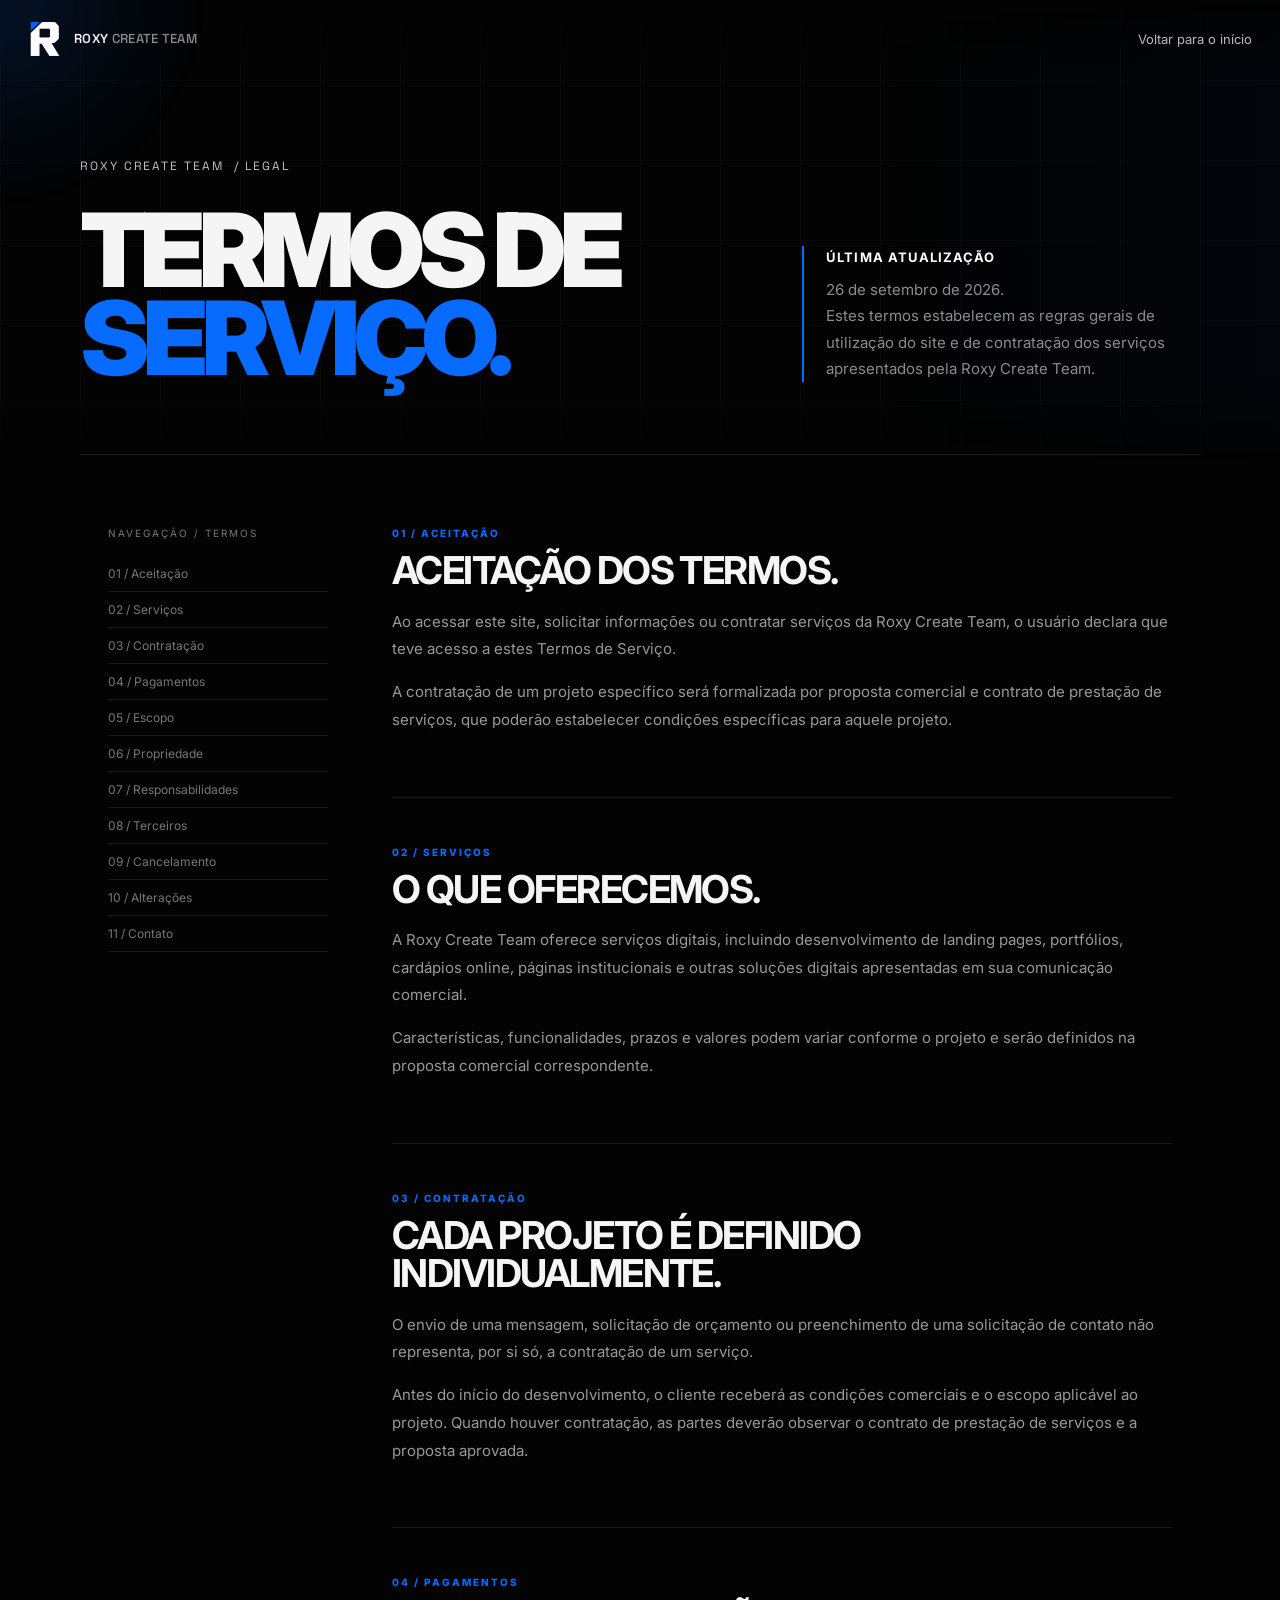
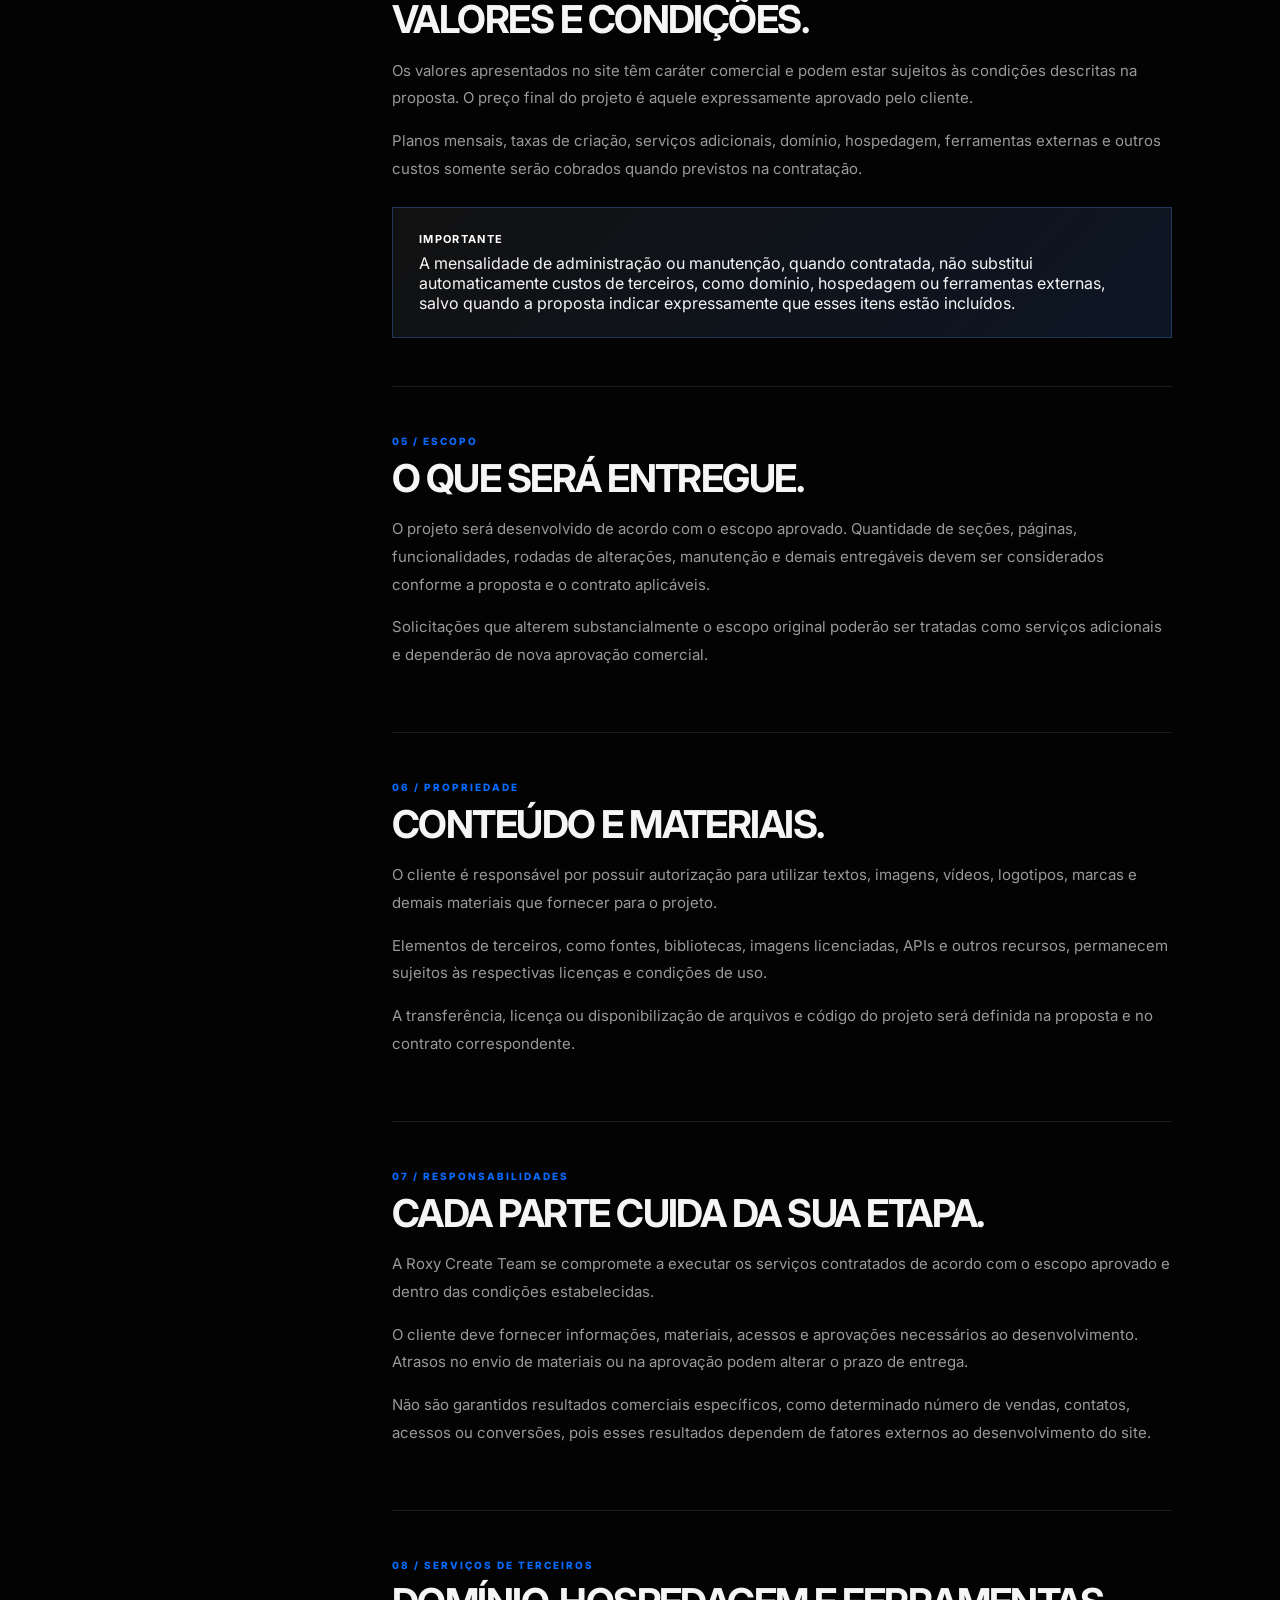
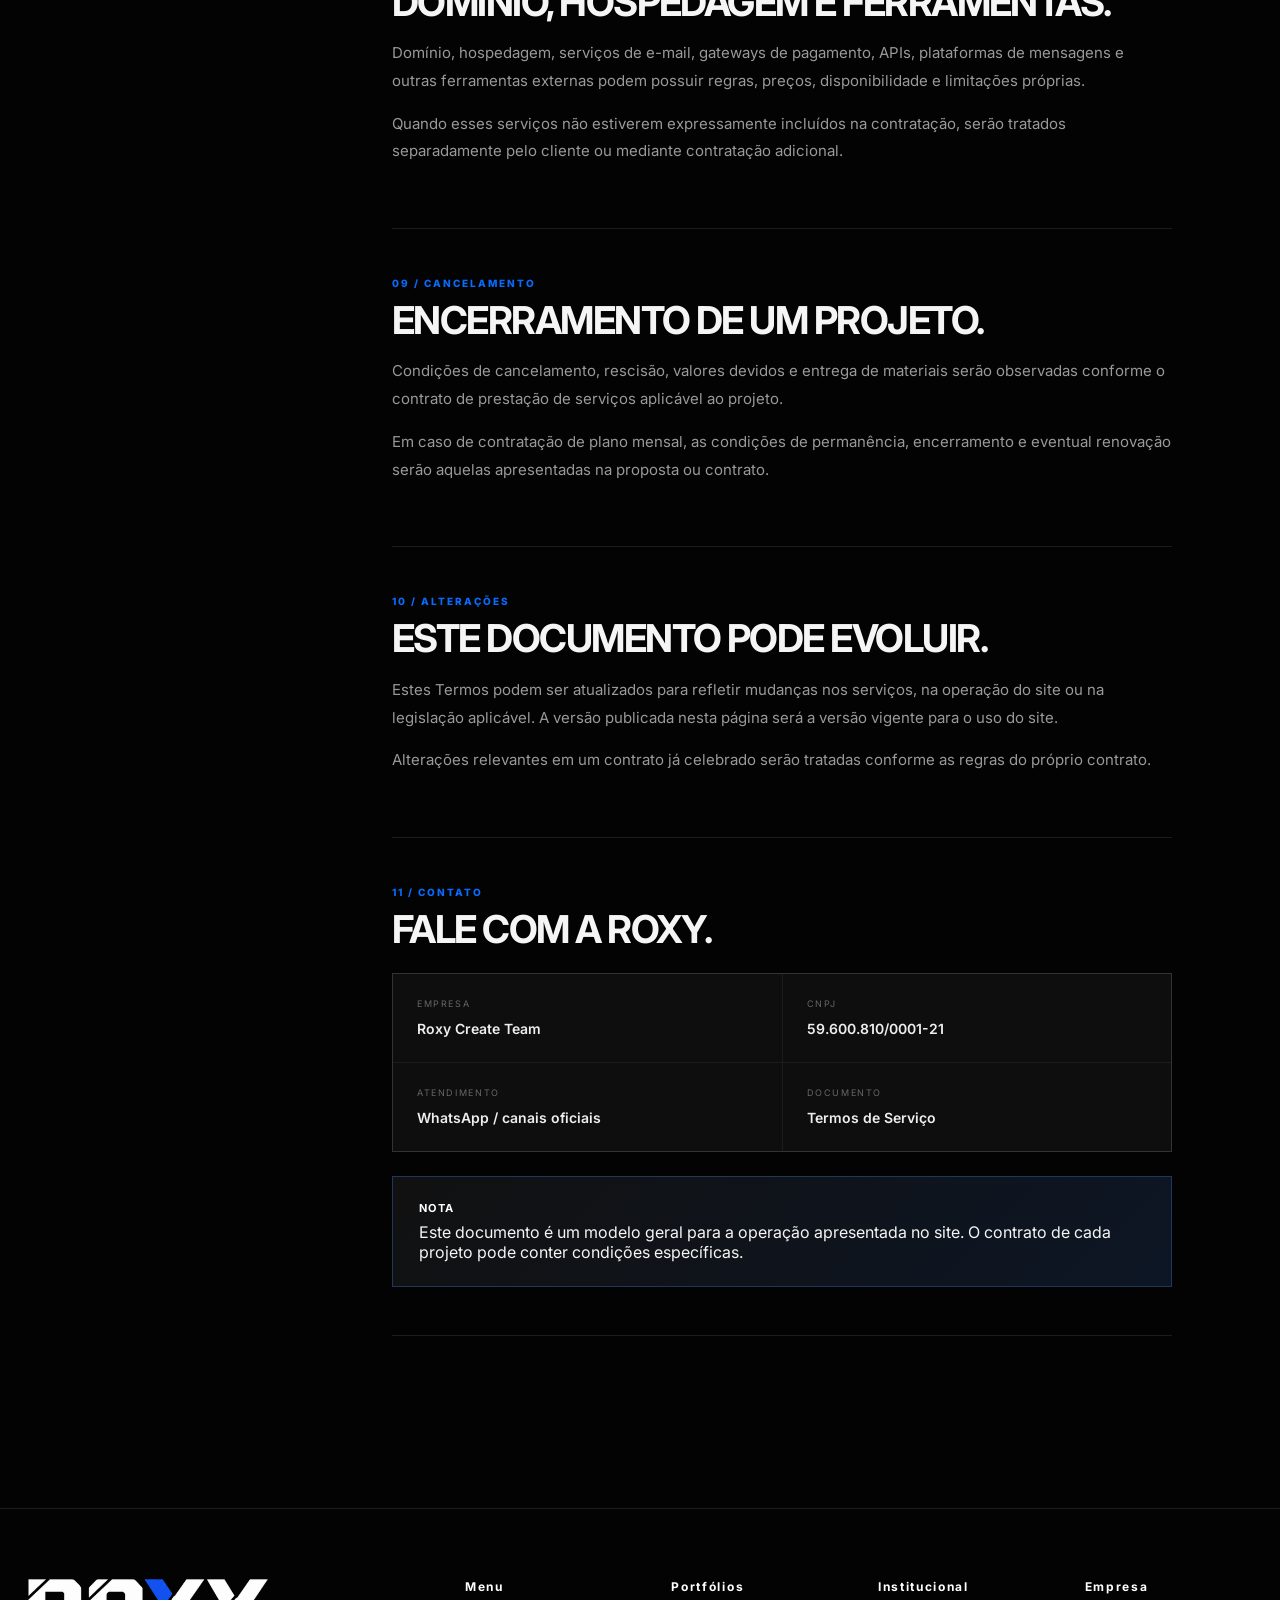
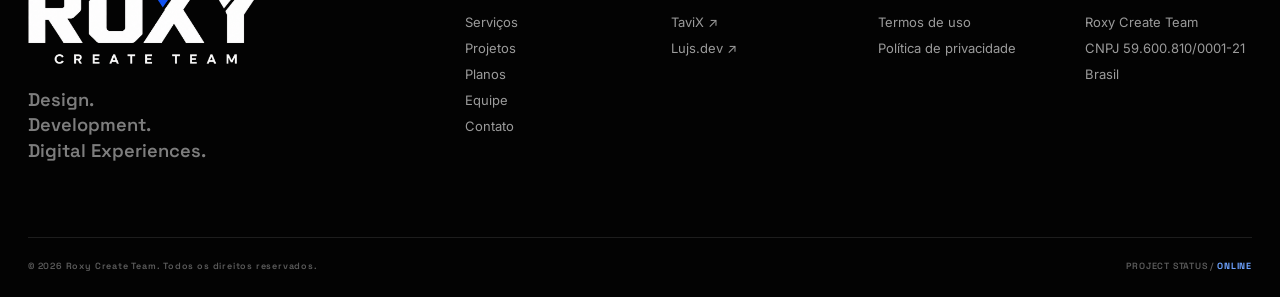
<file: termos-de-uso.html>
<!DOCTYPE html>
<html lang="pt-BR">

<head>
    <meta charset="UTF-8" />
    <meta name="viewport" content="width=device-width, initial-scale=1.0" />
    <meta name="theme-color" content="#030303" />
    <meta name="description"
        content="Termos de Serviço da Roxy Create Team." />
    <meta property="og:title" content="Roxy Create Team | Landing Pages & Desenvolvimento Web" />
    <meta property="og:description"
        content="Landing pages, websites e experiências digitais desenvolvidas pela Roxy Create Team." />
    <meta property="og:type" content="website" />
    <link rel="icon" href="assets/icon-r.png" />
    <link rel="preconnect" href="https://fonts.googleapis.com" />
    <link rel="preconnect" href="https://fonts.gstatic.com" crossorigin />
    <link
        href="https://fonts.googleapis.com/css2?family=Inter:wght@400;500;600;700;800&family=Space+Grotesk:wght@400;500;600;700&display=swap"
        rel="stylesheet" />
    <link rel="stylesheet" href="./src/style.css" />
    <title>Termos de Serviço — Roxy Create Team</title>
</head>

<body>
    <div class="cursor-glow" aria-hidden="true"></div>
    <header class="navbar" id="navbar">
        <a class="brand" href="#inicio" aria-label="Roxy Create Team - Início">
            <img src="assets/roxy-r.png" alt="Roxy Create Team" />
            <span>ROXY <b>CREATE TEAM</b></span>
        </a>
        <nav class="nav-links" aria-label="Navegação principal">
            <a href="/">Voltar para o início</a>
        </nav>
        <button class="menu-toggle" id="menuToggle" aria-label="Abrir menu"
            aria-expanded="false"><span></span><span></span></button>
    </header>

    <main class="page" id="inicio">
        <section class="hero-bg hero-legal">
            <div>
                <div class="eyebrow"><span>ROXY CREATE TEAM</span> / LEGAL</div>
                <h1>TERMOS DE<br><span class="blue">SERVIÇO.</span></h1>
            </div>
            <div class="hero-note">
                <strong>Última atualização</strong>
                26 de setembro de 2026.<br>
                Estes termos estabelecem as regras gerais de utilização do site e de contratação dos serviços
                apresentados pela Roxy Create Team.
            </div>
        </section>

        <div class="section content-layout">
            <aside class="toc">
                <div class="toc-label">Navegação / Termos</div>
                <a href="#aceitacao">01 / Aceitação</a>
                <a href="#servicos">02 / Serviços</a>
                <a href="#contratacao">03 / Contratação</a>
                <a href="#pagamentos">04 / Pagamentos</a>
                <a href="#escopo">05 / Escopo</a>
                <a href="#propriedade">06 / Propriedade</a>
                <a href="#responsabilidades">07 / Responsabilidades</a>
                <a href="#terceiros">08 / Terceiros</a>
                <a href="#cancelamento">09 / Cancelamento</a>
                <a href="#alteracoes">10 / Alterações</a>
                <a href="#contato">11 / Contato</a>
            </aside>

            <article class="legal-content">
                <section class="legal-section" id="aceitacao">
                    <div class="section-number">01 / Aceitação</div>
                    <h2>Aceitação dos termos.</h2>
                    <p>Ao acessar este site, solicitar informações ou contratar serviços da Roxy Create Team, o usuário
                        declara que teve acesso a estes Termos de Serviço.</p>
                    <p>A contratação de um projeto específico será formalizada por proposta comercial e contrato de
                        prestação de serviços, que poderão estabelecer condições específicas para aquele projeto.</p>
                </section>

                <section class="legal-section" id="servicos">
                    <div class="section-number">02 / Serviços</div>
                    <h2>O que oferecemos.</h2>
                    <p>A Roxy Create Team oferece serviços digitais, incluindo desenvolvimento de landing pages,
                        portfólios, cardápios online, páginas institucionais e outras soluções digitais apresentadas em
                        sua comunicação comercial.</p>
                    <p>Características, funcionalidades, prazos e valores podem variar conforme o projeto e serão
                        definidos na proposta comercial correspondente.</p>
                </section>

                <section class="legal-section" id="contratacao">
                    <div class="section-number">03 / Contratação</div>
                    <h2>Cada projeto é definido individualmente.</h2>
                    <p>O envio de uma mensagem, solicitação de orçamento ou preenchimento de uma solicitação de contato
                        não representa, por si só, a contratação de um serviço.</p>
                    <p>Antes do início do desenvolvimento, o cliente receberá as condições comerciais e o escopo
                        aplicável ao projeto. Quando houver contratação, as partes deverão observar o contrato de
                        prestação de serviços e a proposta aprovada.</p>
                </section>

                <section class="legal-section" id="pagamentos">
                    <div class="section-number">04 / Pagamentos</div>
                    <h2>Valores e condições.</h2>
                    <p>Os valores apresentados no site têm caráter comercial e podem estar sujeitos às condições
                        descritas na proposta. O preço final do projeto é aquele expressamente aprovado pelo cliente.
                    </p>
                    <p>Planos mensais, taxas de criação, serviços adicionais, domínio, hospedagem, ferramentas externas
                        e outros custos somente serão cobrados quando previstos na contratação.</p>
                    <div class="highlight">
                        <strong>Importante</strong>
                        A mensalidade de administração ou manutenção, quando contratada, não substitui automaticamente
                        custos de terceiros, como domínio, hospedagem ou ferramentas externas, salvo quando a proposta
                        indicar expressamente que esses itens estão incluídos.
                    </div>
                </section>

                <section class="legal-section" id="escopo">
                    <div class="section-number">05 / Escopo</div>
                    <h2>O que será entregue.</h2>
                    <p>O projeto será desenvolvido de acordo com o escopo aprovado. Quantidade de seções, páginas,
                        funcionalidades, rodadas de alterações, manutenção e demais entregáveis devem ser considerados
                        conforme a proposta e o contrato aplicáveis.</p>
                    <p>Solicitações que alterem substancialmente o escopo original poderão ser tratadas como serviços
                        adicionais e dependerão de nova aprovação comercial.</p>
                </section>

                <section class="legal-section" id="propriedade">
                    <div class="section-number">06 / Propriedade</div>
                    <h2>Conteúdo e materiais.</h2>
                    <p>O cliente é responsável por possuir autorização para utilizar textos, imagens, vídeos, logotipos,
                        marcas e demais materiais que fornecer para o projeto.</p>
                    <p>Elementos de terceiros, como fontes, bibliotecas, imagens licenciadas, APIs e outros recursos,
                        permanecem sujeitos às respectivas licenças e condições de uso.</p>
                    <p>A transferência, licença ou disponibilização de arquivos e código do projeto será definida na
                        proposta e no contrato correspondente.</p>
                </section>

                <section class="legal-section" id="responsabilidades">
                    <div class="section-number">07 / Responsabilidades</div>
                    <h2>Cada parte cuida da sua etapa.</h2>
                    <p>A Roxy Create Team se compromete a executar os serviços contratados de acordo com o escopo
                        aprovado e dentro das condições estabelecidas.</p>
                    <p>O cliente deve fornecer informações, materiais, acessos e aprovações necessários ao
                        desenvolvimento. Atrasos no envio de materiais ou na aprovação podem alterar o prazo de entrega.
                    </p>
                    <p>Não são garantidos resultados comerciais específicos, como determinado número de vendas,
                        contatos, acessos ou conversões, pois esses resultados dependem de fatores externos ao
                        desenvolvimento do site.</p>
                </section>

                <section class="legal-section" id="terceiros">
                    <div class="section-number">08 / Serviços de terceiros</div>
                    <h2>Domínio, hospedagem e ferramentas.</h2>
                    <p>Domínio, hospedagem, serviços de e-mail, gateways de pagamento, APIs, plataformas de mensagens e
                        outras ferramentas externas podem possuir regras, preços, disponibilidade e limitações próprias.
                    </p>
                    <p>Quando esses serviços não estiverem expressamente incluídos na contratação, serão tratados
                        separadamente pelo cliente ou mediante contratação adicional.</p>
                </section>

                <section class="legal-section" id="cancelamento">
                    <div class="section-number">09 / Cancelamento</div>
                    <h2>Encerramento de um projeto.</h2>
                    <p>Condições de cancelamento, rescisão, valores devidos e entrega de materiais serão observadas
                        conforme o contrato de prestação de serviços aplicável ao projeto.</p>
                    <p>Em caso de contratação de plano mensal, as condições de permanência, encerramento e eventual
                        renovação serão aquelas apresentadas na proposta ou contrato.</p>
                </section>

                <section class="legal-section" id="alteracoes">
                    <div class="section-number">10 / Alterações</div>
                    <h2>Este documento pode evoluir.</h2>
                    <p>Estes Termos podem ser atualizados para refletir mudanças nos serviços, na operação do site ou na
                        legislação aplicável. A versão publicada nesta página será a versão vigente para o uso do site.
                    </p>
                    <p>Alterações relevantes em um contrato já celebrado serão tratadas conforme as regras do próprio
                        contrato.</p>
                </section>

                <section class="legal-section" id="contato">
                    <div class="section-number">11 / Contato</div>
                    <h2>Fale com a Roxy.</h2>
                    <div class="info-grid">
                        <div class="info-card">
                            <span>Empresa</span>
                            <strong>Roxy Create Team</strong>
                        </div>
                        <div class="info-card">
                            <span>CNPJ</span>
                            <strong>59.600.810/0001-21</strong>
                        </div>
                        <div class="info-card">
                            <span>Atendimento</span>
                            <strong>WhatsApp / canais oficiais</strong>
                        </div>
                        <div class="info-card">
                            <span>Documento</span>
                            <strong>Termos de Serviço</strong>
                        </div>
                    </div>
                    <div class="highlight">
                        <strong>Nota</strong>
                        Este documento é um modelo geral para a operação apresentada no site. O contrato de cada projeto
                        pode conter condições específicas.
                    </div>
                </section>
            </article>
        </div>
    </main>

    <footer>
        <div class="footer-main">
            <div class="footer-brand"><img src="assets/roxy-full.png" alt="Roxy Create Team" />
                <p>Design.<br>Development.<br>Digital Experiences.</p>
            </div>
            <div class="footer-links">
                <h4>Menu</h4>
                <a href="#servicos">Serviços</a>
                <a href="#projetos">Projetos</a>
                <a href="#planos">Planos</a>
                <a href="#equipe">Equipe</a>
                <a href="#contato">Contato</a>
            </div>
            <div class="footer-links">
                <h4>Portfólios</h4>
                <a id="tavixLink" target="_blank" rel="noopener">TaviX ↗</a>
                <a id="lujsLink" target="_blank" rel="noopener">Lujs.dev ↗</a>
            </div>
            <div class="footer-links">
                <h4>Institucional</h4>
                <a href="/termos-de-uso">Termos de uso</a>
                <a href="/politica-de-privacidade">Política de privacidade</a>
            </div>
            <div class="footer-company">
                <h4>Empresa</h4>
                <p>Roxy Create Team</p>
                <p>CNPJ 59.600.810/0001-21</p>
                <p>Brasil</p>
            </div>
        </div>
        <div class="footer-bottom"><span>© 2026 Roxy Create Team. Todos os direitos reservados.</span><span>PROJECT
                STATUS / <b>ONLINE</b></span></div>
    </footer>
    
    <script>
        const glow = document.querySelector('.cursor-glow');
        if (window.matchMedia('(pointer:fine)').matches) {
            window.addEventListener('pointermove', e => {
                glow.style.left = e.clientX + 'px';
                glow.style.top = e.clientY + 'px';
            });
        }
    </script>
    <script>
        const navbar = document.getElementById('navbar');
        window.addEventListener('scroll', () => navbar.classList.toggle('scrolled', window.scrollY > 20));

        const menuToggle = document.getElementById('menuToggle');
        const navLinks = document.querySelector('.nav-links');
        menuToggle.addEventListener('click', () => {
            const open = !navLinks.classList.contains('open');
            navLinks.classList.toggle('open', open);
            menuToggle.classList.toggle('active', open);
            menuToggle.setAttribute('aria-expanded', String(open));
            document.body.classList.toggle('menu-open', open);
        });
        navLinks.querySelectorAll('a').forEach(a => a.addEventListener('click', () => {
            navLinks.classList.remove('open');
            menuToggle.classList.remove('active');
            menuToggle.setAttribute('aria-expanded', 'false');
            document.body.classList.remove('menu-open');
        }));
    </script>
</body>

</html>
</file>
<file: src/style.css>
:root {
    --bg: #030303;
    --bg2: #080808;
    --card: #0d0d0d;
    --line: rgba(255, 255, 255, .1);
    --text: #f5f5f5;
    --muted: #949494;
    --blue: #086bff;
    --blue2: #2196ff;
    --max: 1240px;
    --nav: 78px;

    --space: clamp(24px, 5vw, 80px)
}

* {
    box-sizing: border-box
}

html {
    scroll-behavior: smooth
}

body {
    margin: 0;
    background: var(--bg);
    color: var(--text);
    font-family: Inter, Arial, sans-serif;
    overflow-x: hidden
}

body.menu-open {
    overflow: hidden
}

a {
    color: inherit;
    text-decoration: none
}

button,
input,
select,
textarea {
    font: inherit
}

.cursor-glow {
    position: fixed;
    width: 460px;
    height: 460px;
    border-radius: 50%;
    background: radial-gradient(circle, rgba(8, 107, 255, .14), transparent 62%);
    filter: blur(10px);
    pointer-events: none;
    z-index: 0;
    transform: translate(-50%, -50%)
}

.navbar {
    position: fixed;
    top: 0;
    left: 0;
    right: 0;
    height: var(--nav);
    display: flex;
    align-items: center;
    gap: 30px;
    padding: 0 max(28px, calc((100vw - var(--max))/2));
    z-index: 90;
    border-bottom: 1px solid transparent;
    transition: .25s
}

.navbar.scrolled {
    background: rgba(3, 3, 3, .72);
    backdrop-filter: blur(18px);
    border-color: var(--line)
}

.brand {
    display: flex;
    align-items: center;
    gap: 12px;
    min-width: max-content;
    font-family: "Space Grotesk";
    font-weight: 600;
    letter-spacing: .02em
}

.brand img {
    width: 34px;
    height: 34px;
    object-fit: contain
}

.brand span {
    font-size: 13px
}

.brand b {
    color: #8d8d8d;
    font-weight: 500
}

.nav-links {
    display: flex;
    gap: 23px;
    margin-left: auto
}

.nav-links a {
    position: relative;
    font-size: 13px;
    color: #b9b9b9;
    padding: 10px 0;
    transition: .2s
}

.nav-links a:hover {
    color: #fff;
}

.nav-links a::after {
    content: "";
    position: absolute;
    bottom: 0;
    left: 0;
    width: 0;
    height: 3px;
    background-color: var(--blue);
    transition: width 0.3s ease;
}

.nav-links a:hover::after {
    width: 100%;
}

.btn {
    display: inline-flex;
    align-items: center;
    justify-content: center;
    gap: 10px;
    min-height: 48px;
    padding: 0 20px;
    border: 1px solid var(--line);
    font-weight: 700;
    color: #fff;
    text-transform: uppercase;
    letter-spacing: .06em;
    font-size: 12px;
    transition: .22s;
    cursor: pointer
}

.btn:hover {
    transform: translateY(-2px);
}

.btn-primary {
    background: var(--blue);
    border-color: var(--blue);
    box-shadow: 0 0 0 rgba(8, 107, 255, 0)
}

.btn-primary:hover {
    background: #1475ff;
    box-shadow: 0 0 32px rgba(8, 107, 255, .24)
}

.btn-ghost {
    background: transparent;
}

.btn-ghost:hover {
    border-color: rgba(255, 255, 255, .28);
    background: #0b0b0b;
    color: var(--blue);
}

.btn-light {
    background: #fff;
    color: #050505;
    border-color: #fff
}

.full {
    width: 100%
}

.nav-cta {
    min-height: 42px;
    padding: 0 16px
}

.menu-toggle {
    display: none;
    margin-left: auto;
    background: none;
    border: 0;
    width: 40px;
    height: 40px;
    position: relative
}

.menu-toggle span {
    position: absolute;
    left: 8px;
    right: 8px;
    height: 1px;
    background: #fff;
    transition: .25s
}

.menu-toggle span:first-child {
    top: 15px
}

.menu-toggle span:last-child {
    top: 24px
}

.section {
    position: relative;
    max-width: var(--max);
    margin: 0 auto;
    padding: 124px 28px
}

.hero {
    max-width: none;
    min-height: 100vh;
    padding-top: calc(var(--nav) + 80px);
    display: grid;
    grid-template-columns: minmax(0, 1.05fr) minmax(320px, .95fr);
    align-items: center;
    gap: 40px;
    overflow: hidden
}

.hero-bg::before {
    content: "";
    position: absolute;
    inset: 0;
    z-index: -1;
    background: linear-gradient(90deg, transparent 0 68%, rgba(8, 107, 255, .03)), linear-gradient(rgba(255, 255, 255, .025) 1px, transparent 1px), linear-gradient(90deg, rgba(255, 255, 255, .025) 1px, transparent 1px);
    background-size: auto, 80px 80px, 80px 80px;
    mask-image: linear-gradient(to bottom, transparent, black 18%, black 80%, transparent)
}

.hero-legal::before {
    height: 52.1% !important;
}
.hero-projects::before {
    height: 70.1% !important;
}

.hero-grid {
    position: absolute;
    right: -12%;
    top: 12%;
    width: 60%;
    height: 70%;
    background: radial-gradient(circle at center, rgba(8, 107, 255, .16), transparent 60%);
    filter: blur(15px)
}

.hero-content {
    position: relative;
    z-index: 2;
    max-width: 760px;
    margin-left: max(0px, calc((100vw - var(--max))/2))
}

.eyebrow {
    font-family: "Space Grotesk";
    font-size: 12px;
    letter-spacing: .16em;
    color: #c1c1c1;
    display: flex;
    align-items: center;
    gap: 10px
}

.status-dot {
    width: 7px;
    height: 7px;
    background: var(--blue);
    box-shadow: 0 0 18px var(--blue);
    border-radius: 50%
}

.hero h1,
.split-heading h2,
.services-heading h2,
.faq-layout h2,
.contact h2,
.cta-band h2 {
    font-family: "Space Grotesk";
    font-weight: 700;
    letter-spacing: -.055em;
    line-height: .92;
    margin: 24px 0
}

.hero h1 {
    font-size: clamp(3.5rem, 7vw, 5.4rem)
}

h1 span,
h2 span {
    color: var(--blue)
}

.hero-copy {
    max-width: 650px;
    color: #a7a7a7;
    font-size: clamp(1rem, 1.35vw, 1.18rem);
    line-height: 1.75
}

.hero-actions {
    display: flex;
    gap: 12px;
    margin-top: 32px
}

.hero-tags {
    display: flex;
    flex-wrap: wrap;
    gap: 12px;
    margin-top: 38px
}

.hero-tags span {
    font-size: 10px;
    letter-spacing: .12em;
    color: #aaa;
    border-left: 1px solid var(--blue);
    padding-left: 10px
}

.hero-art {
    position: relative;
    z-index: 1;
    display: flex;
    align-items: center;
    justify-content: center;
    min-height: 600px
}

.hero-r {
    width: min(70%, 460px);
    filter: drop-shadow(0 0 55px rgba(8, 107, 255, .16));
    opacity: .98
}

.orbit {
    position: absolute;
    border: 1px solid rgba(255, 255, 255, .1);
    border-radius: 50%
}

.orbit-one {
    width: 520px;
    height: 520px;
    animation: spin 18s linear infinite
}

.orbit-two {
    width: 370px;
    height: 370px;
    border-style: dashed;
    animation: spin 13s linear infinite reverse
}

.orbit-one:before,
.orbit-two:before {
    content: "";
    position: absolute;
    width: 9px;
    height: 9px;
    background: var(--blue);
    border-radius: 50%;
    top: 50%;
    left: -5px;
    box-shadow: 0 0 20px var(--blue)
}

@keyframes spin {
    to {
        transform: rotate(360deg)
    }
}

.code-chip {
    position: absolute;
    background: rgba(8, 8, 8, .8);
    backdrop-filter: blur(10px);
    border: 1px solid var(--line);
    padding: 11px 13px;
    font: 10px "Space Grotesk";
    letter-spacing: .12em;
    color: #aeb6c2
}

.chip-a {
    top: 22%;
    left: 8%
}

.chip-b {
    right: 7%;
    top: 46%;
    color: #7aaeff
}

.chip-c {
    bottom: 18%;
    left: 18%
}

.hero-meta {
    position: absolute;
    left: max(28px, calc((100vw - var(--max))/2));
    right: max(28px, calc((100vw - var(--max))/2));
    bottom: 22px;
    display: flex;
    justify-content: space-between;
    color: #5f5f5f;
    font: 10px "Space Grotesk";
    letter-spacing: .16em
}

.ticker-wrap {
    overflow: hidden;
    border-top: 1px solid var(--line);
    border-bottom: 1px solid var(--line);
    background: #050505
}

.ticker {
    display: flex;
    width: max-content;
    animation: marquee 28s linear infinite
}

.ticker span {
    padding: 22px 0;
    font: 700 12px "Space Grotesk";
    letter-spacing: .16em;
    word-spacing: 22px;
    color: #bcbcbc;
    margin-right: 22px
}

@keyframes marquee {
    to {
        transform: translateX(-50%)
    }
}

.section-kicker {
    font: 600 11px "Space Grotesk";
    letter-spacing: .18em;
    color: #757575;
    margin-bottom: 34px
}

.split-heading {
    display: grid;
    grid-template-columns: 1.4fr .6fr;
    gap: 70px;
    align-items: end
}

.split-heading h2,
.services-heading h2 {
    font-size: clamp(2.4rem, 5vw, 5.4rem)
}

.split-heading p {
    color: #8f8f8f;
    line-height: 1.75;
    margin: 0 0 8px
}

.compare-grid,
.plan-grid {
    display: grid;
    grid-template-columns: 1fr 1fr;
    gap: 18px;
    margin-top: 70px
}

.compare-card,
.service-card,
.plan-card,
.mini-grid>div,
.benefit-grid article,
.team-card {
    border: 1px solid var(--line);
    background: var(--card)
}

.compare-card {
    padding: 34px;
    min-height: 330px
}

.compare-card.muted {
    opacity: .7
}

.compare-card.featured {
    border-color: rgba(8, 107, 255, .55);
    box-shadow: inset 0 0 80px rgba(8, 107, 255, .04)
}

.card-label {
    font: 600 12px "Space Grotesk";
    letter-spacing: .13em;
    margin-bottom: 28px
}

.featured .card-label {
    color: #66a3ff
}

.compare-card ul,
.service-card ul,
.plan-card ul {
    list-style: none;
    padding: 0;
    margin: 0
}

.compare-card li {
    padding: 15px 0;
    border-bottom: 1px solid var(--line);
    color: #aaa
}

.compare-card li:before {
    content: "–";
    margin-right: 12px
}

.featured li:before {
    content: "+";
    color: var(--blue)
}

.services-kicker {
    margin-top: 130px
}

.service-grid {
    display: grid;
    grid-template-columns: repeat(3, 1fr);
    gap: 14px;
    margin-top: 56px
}

.service-card {
    padding: 30px;
    position: relative;
    min-height: 560px;
    display: flex;
    flex-direction: column;
    transition: .25s
}

.service-card:hover {
    transform: translateY(-7px);
    border-color: rgba(255, 255, 255, .22)
}

.service-card.blue-edge:before {
    content: "";
    position: absolute;
    left: -1px;
    top: -1px;
    bottom: -1px;
    width: 3px;
    background: var(--blue)
}

.service-num {
    font: 700 11px "Space Grotesk";
    color: #686868;
    letter-spacing: .15em
}

.service-card h3,
.plan-card h3 {
    font: 700 clamp(1.5rem, 2vw, 2rem) "Space Grotesk";
    margin: 28px 0 16px
}

.service-card p,
.plan-card p {
    color: #858585;
    line-height: 1.7
}

.service-card ul {
    margin: 15px 0 30px
}

.service-card li,
.plan-card li {
    padding: 9px 0;
    color: #b1b1b1;
    font-size: 14px
}

.service-card li:before,
.plan-card li:before {
    content: "↗";
    color: var(--blue);
    font-size: 11px;
    margin-right: 10px
}

.service-card>a {
    margin-top: auto;
    font: 700 11px "Space Grotesk";
    text-transform: uppercase;
    letter-spacing: .08em;
    color: #dcdcdc
}

.plans {
    max-width: none;
    background: #060606;
    border-top: 1px solid var(--line);
    border-bottom: 1px solid var(--line);
    padding-left: max(28px, calc((100vw - var(--max))/2));
    padding-right: max(28px, calc((100vw - var(--max))/2))
}

.plan-card {
    padding: 36px;
    position: relative
}

.plan-top {
    display: flex;
    justify-content: space-between;
    font: 600 10px "Space Grotesk";
    letter-spacing: .13em;
    color: #777
}

.plan-card ul {
    columns: 2;
    column-gap: 30px;
    margin: 28px 0
}

.plan-monthly {
    border-color: rgba(8, 107, 255, .8);
    box-shadow: 0 0 80px rgba(8, 107, 255, .08)
}

.recommended {
    position: absolute;
    top: -13px;
    right: 22px;
    background: var(--blue);
    padding: 7px 11px;
    font: 700 9px "Space Grotesk";
    letter-spacing: .12em
}

.price {
    border-top: 1px solid var(--line);
    padding: 28px 0 24px;
    font: 700 1.2rem "Space Grotesk"
}

.price small {
    display: block;
    font-size: 9px;
    color: #777;
    letter-spacing: .13em;
    margin-bottom: 7px
}

.mini-grid {
    display: grid;
    grid-template-columns: repeat(4, 1fr);
    gap: 10px;
    margin-top: 58px
}

.mini-grid>div {
    padding: 28px;
    min-height: 220px
}

.mini-grid b,
.benefit-grid span {
    font: 600 10px "Space Grotesk";
    color: var(--blue);
    letter-spacing: .12em
}

.mini-grid h3,
.benefit-grid h3 {
    font: 700 1rem "Space Grotesk";
    margin-top: 42px
}

.mini-grid p,
.benefit-grid p {
    color: #7f7f7f;
    font-size: 14px;
    line-height: 1.6
}

.timeline {
    position: relative;
    display: grid;
    grid-template-columns: repeat(6, 1fr);
    gap: 18px;
    margin-top: 70px
}

.timeline-line {
    position: absolute;
    top: 20px;
    left: 3%;
    right: 3%;
    height: 1px;
    background: linear-gradient(90deg, var(--blue), rgba(8, 107, 255, .18))
}

.step {
    position: relative;
    padding-top: 52px
}

.step>span {
    position: absolute;
    top: 0;
    width: 40px;
    height: 40px;
    border: 1px solid rgba(8, 107, 255, .6);
    background: #070707;
    display: grid;
    place-items: center;
    font: 700 10px "Space Grotesk";
    color: #7fb0ff;
    z-index: 1
}

.step h3 {
    font: 700 13px "Space Grotesk";
    letter-spacing: .04em
}

.step p {
    color: #7f7f7f;
    font-size: 13px;
    line-height: 1.6
}

.projects-grid {
    display: grid;
    grid-template-columns: repeat(auto-fit, minmax(320px, 1fr));
    gap: 14px;
    margin-top: 58px
}

.project-card {
    border: 1px solid var(--line);
    background: #090909;
    overflow: hidden;
    transition: .25s
}

.project-card:hover {
    transform: translateY(-6px);
    border-color: rgba(8, 107, 255, .45)
}

.project-visual {
    height: 270px;
    position: relative;
    overflow: hidden;
    background: linear-gradient(135deg, #0a0a0a, #111)
}

.project-visual:before {
    content: "";
    position: absolute;
    inset: 0;
    background: linear-gradient(rgba(255, 255, 255, .03) 1px, transparent 1px), linear-gradient(90deg, rgba(255, 255, 255, .03) 1px, transparent 1px);
    background-size: 30px 30px
}

.project-symbol {
    position: absolute;
    font: 700 clamp(2.8rem, 6vw, 6.2rem) "Space Grotesk";
    letter-spacing: -.08em;
    left: 25px;
    bottom: 8px;
    color: white;
    opacity: .95;
    max-width: calc(100% - 40px);
    line-height: .95
}

.project-symbol em {
    color: var(--blue);
    font-style: normal
}

.project-info {
    padding: 25px
}

.project-info small {
    font: 600 9px "Space Grotesk";
    letter-spacing: .13em;
    color: #6f6f6f
}

.project-info h3 {
    font: 700 1.3rem "Space Grotesk";
    margin: 12px 0
}

.project-info p {
    color: #7e7e7e;
    font-size: 13px;
    line-height: 1.6;
    min-height: 42px
}

.project-info a {
    display: inline-block;
    margin-top: 14px;
    font: 700 10px "Space Grotesk";
    letter-spacing: .1em;
    text-transform: uppercase;
    color: #c9c9c9
}

/* Carrrossel */
.scene-wrapper {
    flex-grow: 1;
    position: relative;
    display: flex;
    justify-content: center;
    align-items: center;
    width: 100%;
    margin-top: 58px;
}

/* The scaler keeps the massive 1280x720 items visible on any screen */
.scaler {
    position: relative;
    display: flex;
    justify-content: center;
    align-items: center;
    /* Will be modified by JS based on window size */
    transform-origin: center center;
}

.scene {
    position: relative;
    /* Exactly the size of the items */
    width: 1024px;
    height: 576px;
    perspective: 3000px;
    /* High perspective for huge items to minimize distortion */
}

.carousel {
    width: 100%;
    height: 100%;
    position: absolute;
    transform-style: preserve-3d;
    transition: transform 1s cubic-bezier(0.2, 0.8, 0.2, 1);
}

.carousel-item {
    position: absolute;
    /* Hardcoded massive dimensions as requested */
    width: 768px;
    height: 432px;
    left: 0;
    top: 0;
    border-radius: 0;
    background: #111;
    border: 1px solid #000;
    /* box-shadow: 0 30px 60px rgba(0, 0, 0, 0.8), inset 0 0 0 1px rgba(255,255,255,0.1); */
    overflow: hidden;
    transition: opacity 0.8s ease, filter 0.8s ease, border-color 0.8s ease;

    /* Dim and blur background items */
    opacity: 0.3;
    /* filter: blur(8px) brightness(0.5); */
    display: flex;
    flex-direction: column;
}

.carousel-item.active {
    opacity: 1;
    /* filter: blur(0px) brightness(1); */
    border-color: var(--blue);
    /* box-shadow: 0 40px 100px rgba(0, 0, 0, 0.9), 0 0 40px rgba(255, 255, 255, 0.1); */
}

.item-image {
    width: 100%;
    height: 100%;
    object-fit: cover;
    position: absolute;
    top: 0;
    left: 0;
    z-index: 1;
}

.item-overlay {
    position: absolute;
    bottom: 0;
    left: 0;
    width: 100%;
    padding: 9px 29px;
    z-index: 2;
    transform: translateY(20px);
    opacity: 0;
    transition: all 0.6s cubic-bezier(0.2, 0.8, 0.2, 1);
    transition-delay: 0.2s;
    backdrop-filter: blur(4px);
    background: rgba(3, 3, 3, 0.72);
    border-color: var(--line);
}

.carousel-item.active .item-overlay {
    transform: translateY(0);
    opacity: 1;
}

.browser-bar {
    height: 40px;
    background: rgba(20, 20, 20, 0.9);
    backdrop-filter: blur(10px);
    display: flex;
    align-items: center;
    padding: 0 20px;
    gap: 8px;
    z-index: 3;
    border-bottom: 1px solid rgba(255, 255, 255, 0.05);
}

.browser-dot {
    width: 12px;
    height: 12px;
    border-radius: 50%;
}

.controls {
    position: relative;
    margin-top: 42px;
    left: 50%;
    width: 100%;
    display: flex;
    transform: translateX(-50%);
    gap: 24px;
    z-index: 50;
    justify-content: center;
}

.nav-btn {
    width: 64px;
    height: 64px;
    border-radius: 50%;
    background: rgba(255, 255, 255, 0.029);
    border: 1px solid rgba(255, 255, 255, 0.028);
    color: white;
    display: flex;
    align-items: center;
    justify-content: center;
    cursor: pointer;
    backdrop-filter: blur(10px);
    transition: all 0.3s ease;
}

.nav-btn:hover {
    background: rgba(255, 255, 255, 0.15);
    border-color: var(--blue);
    transform: scale(1.05);
}

.nav-btn:active {
    transform: scale(0.95);
}

.no-select {
    user-select: none;
    -webkit-user-select: none;
}

/* Team */
.team-grid {
    display: grid;
    grid-template-columns: 1fr 1fr;
    gap: 14px;
    margin-top: 58px
}

.team-card {
    padding: 36px;
    min-height: 300px;
    display: flex;
    flex-direction: column
}

.team-card .avatar {
    width: 54px;
    height: 54px;
    border: 1px solid var(--line);
    display: grid;
    place-items: center;
    font: 700 1.2rem "Space Grotesk";
    background: #080808;
    margin-bottom: 42px
}

.team-card h3 {
    font: 700 1.5rem "Space Grotesk";
    margin: 0
}

.team-card .role {
    font-size: 11px;
    color: #6f9fe9;
    letter-spacing: .05em;
    margin-top: 6px
}

.team-card p {
    color: #888;
    line-height: 1.7
}

.team-card a {
    font: 700 10px "Space Grotesk";
    letter-spacing: .11em;
    margin-top: auto
}

.benefit-grid {
    display: grid;
    grid-template-columns: repeat(3, 1fr);
    border-top: 1px solid var(--line);
    border-left: 1px solid var(--line)
}

.benefit-grid article {
    border-width: 0 1px 1px 0;
    padding: 30px;
    min-height: 230px
}

.demo {
    padding-bottom: 150px
}

.before-after {
    height: 600px;
    position: relative;
    margin-top: 55px;
    border: 1px solid var(--line);
    overflow: hidden;
    background: #070707
}

.ba-panel {
    position: absolute;
    inset: 0;
    display: flex;
    align-items: center;
    justify-content: center;
    padding: 40px
}

.ba-panel>span {
    position: absolute;
    top: 18px;
    left: 20px;
    font: 700 10px "Space Grotesk";
    letter-spacing: .12em;
    z-index: 5
}

.after {
    clip-path: inset(0 0 0 50%)
}

.after>span {
    left: auto;
    right: 20px;
    color: #79aaff
}

.fake-browser {
    width: min(80%, 820px);
    height: 70%;
    border: 1px solid rgba(255, 255, 255, .15);
    padding: 70px 50px;
    position: relative;
    box-shadow: 0 30px 80px rgba(0, 0, 0, .5)
}

.fake-browser i {
    position: absolute;
    top: 16px;
    width: 7px;
    height: 7px;
    border-radius: 50%;
    background: #565656
}

.fake-browser i:nth-child(1) {
    left: 18px
}

.fake-browser i:nth-child(2) {
    left: 31px
}

.fake-browser i:nth-child(3) {
    left: 44px
}

.generic {
    background: #efefef;
    color: #333
}

.generic h4 {
    font: 700 2rem Arial;
    margin: 28px 0 12px
}

.generic p {
    color: #777
}

.generic button {
    margin-top: 25px;
    padding: 12px 22px;
    border: 0;
    border-radius: 8px;
    background: #ddd
}

.roxy-demo {
    background: #050505;
    color: white
}

.roxy-demo:before {
    content: "";
    position: absolute;
    inset: 0;
    background: radial-gradient(circle at 75% 35%, rgba(8, 107, 255, .28), transparent 32%), linear-gradient(rgba(255, 255, 255, .025) 1px, transparent 1px), linear-gradient(90deg, rgba(255, 255, 255, .025) 1px, transparent 1px);
    background-size: auto, 34px 34px, 34px 34px
}

.roxy-demo>* {
    position: relative
}

.roxy-demo strong {
    font: 600 10px "Space Grotesk";
    letter-spacing: .16em;
    color: #7aaeff
}

.roxy-demo h4 {
    font: 700 clamp(2rem, 5vw, 4.8rem) "Space Grotesk";
    letter-spacing: -.05em;
    line-height: .92;
    margin: 22px 0
}

.roxy-demo button {
    background: var(--blue);
    color: white;
    border: 0;
    padding: 14px 20px;
    font: 700 10px "Space Grotesk";
    letter-spacing: .1em
}

.ba-divider {
    position: absolute;
    top: 0;
    bottom: 0;
    left: 50%;
    width: 1px;
    background: #fff;
    z-index: 6
}

.ba-divider span {
    position: absolute;
    top: 50%;
    left: 50%;
    transform: translate(-50%, -50%);
    width: 42px;
    height: 42px;
    border-radius: 50%;
    display: grid;
    place-items: center;
    background: #fff;
    color: #000
}

.before-after input {
    position: absolute;
    inset: 0;
    width: 100%;
    height: 100%;
    opacity: 0;
    z-index: 8;
    cursor: ew-resize
}

.cta-band {
    max-width: var(--max);
    margin: 0 auto 40px;
    background: var(--blue);
    padding: 70px;
    display: flex;
    align-items: end;
    justify-content: space-between;
    gap: 30px
}

.cta-band p {
    font: 700 10px "Space Grotesk";
    letter-spacing: .14em
}

.cta-band h2 {
    font-size: clamp(2.5rem, 5vw, 5rem);
    margin: 16px 0 0
}

.cta-band h2 span {
    color: #fff;
    text-decoration: underline;
    text-decoration-thickness: 2px;
    text-underline-offset: 7px
}

.faq-layout {
    display: grid;
    grid-template-columns: .7fr 1.3fr;
    gap: 80px
}

.faq-layout h2 {
    font-size: clamp(3rem, 5vw, 5.2rem);
    margin-top: 0
}

.faq-list details {
    border-top: 1px solid var(--line);
    padding: 0
}

.faq-list details:last-child {
    border-bottom: 1px solid var(--line)
}

.faq-list summary {
    list-style: none;
    display: flex;
    justify-content: space-between;
    align-items: center;
    gap: 30px;
    padding: 23px 0;
    cursor: pointer;
    font-weight: 600
}

.faq-list summary::-webkit-details-marker {
    display: none
}

.faq-list summary span {
    font: 300 1.5rem "Space Grotesk";
    transition: .2s
}

.faq-list details[open] summary span {
    transform: rotate(45deg);
    color: var(--blue)
}

.faq-list details p {
    color: #888;
    line-height: 1.7;
    margin: 0 0 26px;
    max-width: 760px
}

.contact {
    max-width: none;
    padding-left: max(28px, calc((100vw - var(--max))/2));
    padding-right: max(28px, calc((100vw - var(--max))/2));
    background: #060606;
    border-top: 1px solid var(--line)
}

.contact-shell {
    display: grid;
    grid-template-columns: .85fr 1.15fr;
    border: 1px solid var(--line)
}

.contact-intro {
    padding: 55px;
    border-right: 1px solid var(--line);
    display: flex;
    flex-direction: column
}

.contact h2 {
    font-size: clamp(3rem, 5vw, 5.6rem)
}

.contact-intro>p:not(.eyebrow) {
    color: #8b8b8b;
    line-height: 1.7
}

.contact-meta {
    margin-top: auto;
    display: flex;
    flex-direction: column;
    gap: 6px;
    font: 600 10px "Space Grotesk";
    letter-spacing: .11em;
    color: #707070
}

.lead-form {
    padding: 48px;
    display: flex;
    flex-direction: column;
    gap: 18px
}

.field-row {
    display: grid;
    grid-template-columns: 1fr 1fr;
    gap: 18px
}

.lead-form label {
    font-size: 11px;
    color: #878787;
    display: flex;
    flex-direction: column;
    gap: 9px
}

.lead-form input,
.lead-form select,
.lead-form textarea {
    width: 100%;
    border: 1px solid var(--line);
    background: #0b0b0b;
    color: #fff;
    padding: 14px 15px;
    outline: none;
    transition: .2s;
    border-radius: 0
}

.lead-form input:focus,
.lead-form select:focus,
.lead-form textarea:focus {
    border-color: rgba(8, 107, 255, .7);
    box-shadow: 0 0 0 3px rgba(8, 107, 255, .07)
}

.check {
    flex-direction: row !important;
    align-items: flex-start;
    gap: 10px !important
}

.check input {
    width: 16px !important;
    margin: 0
}

.form-status {
    font-size: 10px;
    color: #5e5e5e;
    line-height: 1.5;
    margin: 0
}

footer {
    border-top: 1px solid var(--line);
    padding: 70px max(28px, calc((100vw - var(--max))/2)) 25px;
    background: #030303
}

.footer-main {
    display: grid;
    grid-template-columns: 1.8fr .7fr .7fr .7fr .8fr;
    gap: 60px
}

.footer-brand img {
    width: 240px;
    max-width: 100%;
    height: auto
}

.footer-brand p {
    font: 600 1.15rem "Space Grotesk";
    line-height: 1.4;
    color: #7d7d7d
}

.footer-links,
.footer-company {
    display: flex;
    flex-direction: column;
    gap: 10px
}

.footer-main h4 {
    /* font: 700 12px "Space Grotesk"; */
    font-size: 12px;
    letter-spacing: .14em;
    color: #fff;
    margin: 0 0 10px;
    font-family: Inter, Arial, sans-serif;
}

.footer-links a,
.footer-company p {
    font-size: 13px;
    color: #9b9b9b;
    margin: 0
}

.footer-links a:hover {
    color: #fff
}

.footer-bottom {
    display: flex;
    justify-content: space-between;
    gap: 20px;
    border-top: 1px solid var(--line);
    margin-top: 55px;
    padding-top: 22px;
    font: 600 9px "Space Grotesk";
    letter-spacing: .09em;
    color: #5c5c5c
}

.footer-bottom b {
    color: #6ea3ff
}

.whatsapp-float {
    position: fixed;
    right: 18px;
    bottom: 18px;
    z-index: 50;
    background: #fff;
    color: var(--blue);
    border-radius: 50%;
    font-size: 61px;
    display: flex;
    align-items: center;
    padding: 9px;
}

.whatsapp-float:hover {
    transform: translateY(-2px);
    background: #1475ff;
    color: #fff;
    box-shadow: 0 0 32px rgba(8, 107, 255, .24)
}

.reveal {
    opacity: 0;
    transform: translateY(25px);
    transition: opacity .7s ease, transform .7s ease
}

.reveal.visible {
    opacity: 1;
    transform: none
}

@media(max-width:1100px) {
    .nav-links {
        display: none
    }

    .nav-cta {
        margin-left: auto
    }

    .hero {
        grid-template-columns: 1fr .75fr
    }

    .service-grid,
    .projects-grid {
        grid-template-columns: 1fr 1fr
    }

    .service-card:last-child,
    .project-card:last-child {
        grid-column: 1/-1
    }

    .timeline {
        grid-template-columns: repeat(3, 1fr);
        row-gap: 45px
    }

    .timeline-line {
        display: none
    }

    .mini-grid {
        grid-template-columns: 1fr 1fr
    }

    .footer-main {
        grid-template-columns: 1.5fr 1fr 1fr
    }

    .footer-company {
        grid-column: 2
    }

    .benefit-grid {
        grid-template-columns: 1fr 1fr
    }

    .faq-layout {
        grid-template-columns: 1fr
    }

    .menu-toggle {
        display: none
    }
}

@media(max-width:820px) {
    :root {
        --nav: 66px
    }

    .navbar {
        padding: 0 18px
    }

    .brand span {
        display: none
    }

    .nav-cta {
        display: none
    }

    .menu-toggle {
        display: block
    }

    .nav-links {
        display: flex;
        position: fixed;
        inset: var(--nav) 0 0 0;
        background: rgba(3, 3, 3, .98);
        flex-direction: column;
        padding: 35px 24px;
        gap: 0;
        transform: translateX(100%);
        transition: .3s
    }

    .nav-links.open {
        transform: none
    }

    .nav-links a {
        font: 700 1.6rem "Space Grotesk";
        padding: 17px 0;
        border-bottom: 1px solid var(--line)
    }

    .menu-toggle.active span:first-child {
        transform: rotate(45deg);
        top: 20px
    }

    .menu-toggle.active span:last-child {
        transform: rotate(-45deg);
        top: 20px
    }

    .hero {
        grid-template-columns: 1fr;
        min-height: auto;
        padding: 130px 20px 90px
    }

    .hero-content {
        margin: 0
    }

    .hero-art {
        min-height: 340px;
        margin-top: 10px
    }

    .hero-r {
        width: 52%
    }

    .orbit-one {
        width: 330px;
        height: 330px
    }

    .orbit-two {
        width: 245px;
        height: 245px
    }

    .code-chip {
        font-size: 8px
    }

    .hero-meta {
        display: none
    }

    .hero h1 {
        font-size: clamp(3.1rem, 13vw, 5rem)
    }

    .section {
        padding: 90px 20px
    }

    .split-heading {
        grid-template-columns: 1fr;
        gap: 20px
    }

    .compare-grid,
    .plan-grid,
    .team-grid,
    .contact-shell {
        grid-template-columns: 1fr
    }

    .service-grid,
    .projects-grid {
        grid-template-columns: 1fr
    }

    .service-card:last-child,
    .project-card:last-child {
        grid-column: auto
    }

    .service-card {
        min-height: auto
    }

    .plan-card ul {
        columns: 1
    }

    .timeline {
        grid-template-columns: 1fr 1fr
    }

    .mini-grid {
        grid-template-columns: 1fr 1fr
    }

    .benefit-grid {
        grid-template-columns: 1fr 1fr
    }

    .before-after {
        height: 500px
    }

    .fake-browser {
        width: 90%;
        height: 72%;
        padding: 60px 28px
    }

    .cta-band {
        margin: 0 20px 20px;
        padding: 48px 28px;
        flex-direction: column;
        align-items: flex-start
    }

    .contact {
        padding-left: 20px;
        padding-right: 20px
    }

    .contact-intro {
        border-right: 0;
        border-bottom: 1px solid var(--line);
        padding: 36px 28px
    }

    .lead-form {
        padding: 30px 22px
    }

    .footer-main {
        grid-template-columns: 1fr 1fr
    }

    .footer-brand {
        grid-column: 1/-1
    }

    .footer-company {
        grid-column: auto
    }

    .cursor-glow {
        display: none
    }
}

@media(max-width:520px) {
    .hero {
        padding-top: 108px
    }

    .hero-actions {
        flex-direction: column
    }

    .hero-actions .btn {
        width: 100%
    }

    .hero-tags {
        display: grid;
        grid-template-columns: 1fr 1fr
    }

    .hero-art {
        min-height: 280px
    }

    .orbit-one {
        width: 270px;
        height: 270px
    }

    .orbit-two {
        width: 190px;
        height: 190px
    }

    .chip-a {
        left: 0
    }

    .chip-b {
        right: 0
    }

    .chip-c {
        left: 5%
    }

    .compare-grid,
    .mini-grid,
    .benefit-grid {
        grid-template-columns: 1fr
    }

    .compare-card {
        min-height: auto
    }

    .timeline {
        grid-template-columns: 1fr
    }

    .step {
        padding: 15px 0 15px 58px;
        min-height: 64px
    }

    .step>span {
        left: 0;
        top: 8px
    }

    .before-after {
        height: 430px
    }

    .fake-browser {
        width: 94%;
        height: 75%;
        padding: 54px 18px
    }

    .field-row {
        grid-template-columns: 1fr
    }

    .footer-main {
        grid-template-columns: 1fr
    }

    .footer-company {
        grid-column: auto
    }

    .footer-bottom {
        flex-direction: column
    }

    .whatsapp-float b {
        display: none
    }

    .whatsapp-float {
        padding: 8px
    }

    .whatsapp-float span {
        width: 30px;
        height: 30px
    }

    .cta-band h2 {
        font-size: 2.7rem
    }

    .brand img {
        width: 31px;
        height: 31px
    }
}

@media(prefers-reduced-motion:reduce) {
    * {
        scroll-behavior: auto !important;
        animation-duration: .01ms !important;
        animation-iteration-count: 1 !important;
        transition-duration: .01ms !important
    }

    .reveal {
        opacity: 1;
        transform: none
    }
}

/* === Pricing configurator === */
.pricing-grid {
    display: grid;
    grid-template-columns: repeat(3, 1fr);
    gap: 14px;
    margin-top: 58px
}

.pricing-card {
    position: relative;
    border: 1px solid var(--line);
    background: var(--card);
    padding: 34px;
    min-height: 610px;
    display: flex;
    flex-direction: column;
    transition: .25s
}

.pricing-card:hover {
    transform: translateY(-5px);
    border-color: rgba(255, 255, 255, .22)
}

.pricing-card.featured-price {
    border-color: rgba(8, 107, 255, .8);
    background: linear-gradient(180deg, rgba(8, 107, 255, .08), #0d0d0d 24%);
    box-shadow: 0 0 70px rgba(8, 107, 255, .07)
}

.price-ribbon {
    position: absolute;
    left: -1px;
    right: -1px;
    top: -31px;
    height: 31px;
    background: var(--blue);
    display: flex;
    align-items: center;
    padding: 0 17px;
    font: 700 9px "Space Grotesk";
    letter-spacing: .13em
}

.pricing-label {
    font: 600 10px "Space Grotesk";
    letter-spacing: .15em;
    color: #6f7c91
}

.pricing-card h3 {
    font: 700 clamp(1.7rem, 2.5vw, 2.3rem) "Space Grotesk";
    margin: 26px 0 12px
}

.pricing-card>p {
    color: #8a8a8a;
    line-height: 1.7;
    min-height: 78px
}

.pricing-price {
    display: flex;
    align-items: baseline;
    gap: 6px;
    margin: 26px 0 6px
}

.pricing-price strong {
    font: 700 clamp(2.5rem, 4vw, 3.7rem) "Space Grotesk";
    letter-spacing: -.05em
}

.pricing-price span {
    font-size: 12px;
    color: #909090
}

.pricing-card>small {
    color: #747474;
    min-height: 42px
}

.pricing-card>.btn {
    margin: 24px 0
}

.pricing-card ul {
    list-style: none;
    padding: 22px 0 0;
    margin: auto 0 0;
    border-top: 1px solid var(--line)
}

.pricing-card li {
    padding: 9px 0;
    color: #b1b1b1;
    font-size: 13px
}

.pricing-card li:before {
    content: "✓";
    color: #4f8cff;
    margin-right: 10px
}

.pricing-note {
    color: #686868;
    font-size: 12px;
    line-height: 1.7;
    margin: 24px 0 0
}

.plan-builder {
    margin-top: 70px;
    border: 1px solid var(--line);
    display: grid;
    grid-template-columns: 1.2fr .9fr;
    background: #080808;
    overflow: hidden
}

.builder-form {
    padding: 44px
}

.builder-summary {
    padding: 44px;
    background: linear-gradient(145deg, rgba(8, 107, 255, .16), rgba(8, 107, 255, .055));
    border-left: 1px solid rgba(8, 107, 255, .25)
}

.builder-kicker {
    margin: 0 0 15px;
    font: 700 9px "Space Grotesk";
    letter-spacing: .16em;
    color: #4f8cff
}

.builder-form h3,
.contact-choice-dialog h3 {
    font: 700 clamp(1.8rem, 3vw, 2.6rem) "Space Grotesk";
    margin: 0 0 10px;
    letter-spacing: -.035em
}

.builder-sub,
.contact-choice-dialog>p {
    color: #818181;
    line-height: 1.65;
    margin: 0 0 28px
}

.builder-form>label,
.builder-row label {
    display: flex;
    flex-direction: column;
    gap: 9px;
    color: #aaa;
    font-size: 11px;
    margin-top: 22px
}

.builder-row {
    display: grid;
    grid-template-columns: 1fr 1fr;
    gap: 18px
}

.builder-form select {
    appearance: none;
    width: 100%;
    background: #0c0c0c;
    color: #fff;
    border: 1px solid var(--line);
    border-radius: 0;
    padding: 14px 42px 14px 14px;
    outline: none;
    background-image: linear-gradient(45deg, transparent 50%, #777 50%), linear-gradient(135deg, #777 50%, transparent 50%);
    background-position: calc(100% - 18px) 19px, calc(100% - 13px) 19px;
    background-size: 5px 5px, 5px 5px;
    background-repeat: no-repeat
}

.builder-form select:focus {
    border-color: rgba(8, 107, 255, .7);
    box-shadow: 0 0 0 3px rgba(8, 107, 255, .07)
}

.builder-addons {
    margin-top: 26px
}

.builder-addons>span {
    font-size: 11px;
    color: #aaa
}

.addon-option {
    display: flex !important;
    flex-direction: row !important;
    align-items: center;
    justify-content: space-between;
    gap: 20px;
    padding: 17px 3px;
    border-bottom: 1px solid var(--line);
    margin: 0 !important;
    cursor: pointer
}

.addon-option>span {
    display: flex;
    align-items: center;
    gap: 10px;
    color: #cacaca
}

.addon-option input {
    accent-color: var(--blue);
    width: 16px;
    height: 16px
}

.addon-option b {
    font-size: 10px;
    color: #777;
    font-weight: 500;
    white-space: nowrap
}

.summary-list {
    margin-top: 30px;
    border-bottom: 1px solid rgba(255, 255, 255, .12);
    padding-bottom: 18px
}

.summary-list div {
    display: flex;
    justify-content: space-between;
    gap: 25px;
    padding: 10px 0;
    font-size: 12px
}

.summary-list span {
    color: #a4a4a4
}

.summary-list strong {
    font: 600 12px "Space Grotesk"
}

.summary-total {
    display: flex;
    align-items: center;
    justify-content: space-between;
    gap: 20px;
    padding: 28px 0
}

.summary-total span {
    font-size: 12px
}

.summary-total strong {
    font: 700 clamp(2rem, 3vw, 3rem) "Space Grotesk";
    letter-spacing: -.04em
}

.summary-disclaimer {
    display: block;
    color: #687182;
    font-size: 12px;
    line-height: 1.7;
    margin-top: 18px
}

.contact-choice {
    position: fixed;
    inset: 0;
    z-index: 150;
    display: none;
    align-items: center;
    justify-content: center;
    padding: 22px
}

.contact-choice.open {
    display: flex
}

.contact-choice-backdrop {
    position: absolute;
    inset: 0;
    background: rgba(0, 0, 0, .76);
    backdrop-filter: blur(8px)
}

.contact-choice-dialog {
    position: relative;
    z-index: 1;
    width: min(620px, 100%);
    background: #080808;
    border: 1px solid rgba(8, 107, 255, .45);
    box-shadow: 0 35px 120px rgba(0, 0, 0, .65);
    padding: 38px
}

.btn-dialog-close {
    position: absolute;
    right: 16px;
    top: 14px;
    border: 0;
    background: none;
    color: #888;
    font: 300 28px Arial;
    cursor: pointer
}

.btn-dialog-close:hover {
    color: #fff
}

.contact-choice-dialog textarea {
    width: 100%;
    min-height: 190px;
    resize: none;
    background: #050505;
    color: #bdbdbd;
    border: 1px solid var(--line);
    padding: 16px;
    font: 12px/1.65 Inter, Arial, sans-serif;
    outline: none
}

.contact-choice-actions {
    display: grid;
    grid-template-columns: 1fr 1fr;
    gap: 10px;
    margin-top: 16px
}

.contact-choice-dialog>small {
    display: block;
    margin-top: 13px;
    color: #666;
    line-height: 1.6
}

.contact-choice-dialog>small.success {
    color: #7caaff
}

@media(max-width:1100px) {
    .pricing-grid {
        grid-template-columns: 1fr 1fr
    }

    .pricing-card:last-child {
        grid-column: 1/-1
    }

    .plan-builder {
        grid-template-columns: 1fr
    }

    .builder-summary {
        border-left: 0;
        border-top: 1px solid rgba(8, 107, 255, .25)
    }
}

@media(max-width:820px) {
    .pricing-grid {
        grid-template-columns: 1fr;
        gap: 42px
    }

    .pricing-card:last-child {
        grid-column: auto
    }

    .pricing-card {
        min-height: auto
    }

    .builder-form,
    .builder-summary {
        padding: 28px 22px
    }

    .builder-row {
        grid-template-columns: 1fr
    }

    .addon-option {
        align-items: flex-start
    }

    .summary-list div {
        align-items: flex-start
    }

    .summary-total {
        align-items: flex-end
    }

    .contact-choice-actions {
        grid-template-columns: 1fr
    }

    .contact-choice-dialog {
        padding: 34px 22px 24px
    }
}


/* ===== Interactive split team showcase ===== */
.team-grid {
    display: flex !important;
    gap: 14px !important;
    margin-top: 58px;
    min-height: 640px;
    align-items: stretch;
}

.team-panel {
    position: relative;
    flex: 1 1 50%;
    min-width: 0;
    min-height: 640px;
    overflow: hidden;
    border: 1px solid var(--line);
    background: #07101d;
    cursor: pointer;
    isolation: isolate;
    transition: flex .65s cubic-bezier(.22, 1, .36, 1), border-color .35s ease, box-shadow .35s ease;
    outline: none;
}

.team-panel:focus-visible {
    border-color: rgba(33, 150, 255, .9);
    box-shadow: 0 0 0 3px rgba(8, 107, 255, .18)
}

.team-panel-photo {
    position: absolute;
    inset: 0;
    width: 100%;
    height: 100%;
    object-fit: cover;
    object-position: center 18%;
    z-index: -3;
    transform: scale(1.015);
    filter: saturate(.9) contrast(1.04) brightness(.88);
    transition: transform .7s cubic-bezier(.22, 1, .36, 1), filter .55s ease, opacity .55s ease;
}

.team-panel-shade {
    position: absolute;
    inset: 0;
    z-index: -2;
    background: linear-gradient(180deg, rgba(0, 13, 32, .04) 16%, rgba(2, 6, 12, .28) 52%, rgba(2, 4, 8, .92) 100%);
    transition: background .55s ease, backdrop-filter .55s ease;
}

.team-panel::after {
    content: "";
    position: absolute;
    inset: 0;
    z-index: -1;
    pointer-events: none;
    opacity: .45;
    background: linear-gradient(rgba(255, 255, 255, .028) 1px, transparent 1px), linear-gradient(90deg, rgba(255, 255, 255, .028) 1px, transparent 1px);
    background-size: 32px 32px;
    mask-image: linear-gradient(to bottom, rgba(0, 0, 0, .75), transparent 82%);
}

.team-panel-idle {
    position: absolute;
    left: 34px;
    right: 34px;
    bottom: 32px;
    z-index: 3;
    transition: opacity .35s ease, transform .45s ease;
}

.team-index {
    font: 600 10px "Space Grotesk";
    letter-spacing: .16em;
    color: #7dafff
}

.team-panel-idle h3 {
    font: 700 clamp(2.6rem, 5vw, 5.4rem) "Space Grotesk";
    letter-spacing: -.065em;
    line-height: .86;
    margin: 13px 0 10px;
    color: #fff;
    text-shadow: 0 10px 35px rgba(0, 0, 0, .45)
}

.team-panel-idle p {
    margin: 0;
    color: #b7bfcc;
    font-size: 12px;
    letter-spacing: .04em
}

.team-hint {
    display: inline-block;
    margin-top: 22px;
    font: 700 9px "Space Grotesk";
    letter-spacing: .12em;
    text-transform: uppercase;
    color: #d8dce5
}

.team-panel-info {
    position: absolute;
    inset: 0;
    z-index: 4;
    display: flex;
    flex-direction: column;
    justify-content: flex-end;
    padding: clamp(28px, 4vw, 58px);
    opacity: 0;
    pointer-events: none;
    transform: translateY(28px);
    transition: opacity .42s ease .06s, transform .55s cubic-bezier(.22, 1, .36, 1);
}

.team-overline {
    font: 700 10px "Space Grotesk";
    letter-spacing: .15em;
    color: #7fb1ff;
    text-transform: uppercase
}

.team-panel-info h3 {
    font: 700 clamp(2rem, 4vw, 4.4rem) "Space Grotesk";
    letter-spacing: -.055em;
    line-height: .98;
    margin: 18px 0 18px;
    max-width: 720px
}

.team-description {
    max-width: 650px;
    margin: 0;
    color: #d1d5dc;
    font-size: clamp(.95rem, 1.2vw, 1.08rem);
    line-height: 1.65
}

.team-details {
    max-width: 690px;
    color: #8994a5;
    line-height: 1.7;
    font-size: 13px;
    margin: 14px 0 0
}

.team-skills {
    display: flex;
    flex-wrap: wrap;
    gap: 8px;
    margin-top: 24px
}

.team-skills span {
    border: 1px solid rgba(255, 255, 255, .14);
    background: rgba(4, 9, 18, .45);
    backdrop-filter: blur(10px);
    padding: 9px 11px;
    font: 600 9px "Space Grotesk";
    letter-spacing: .08em;
    text-transform: uppercase;
    color: #c7ced8
}

.team-portfolio {
    align-self: flex-start;
    margin-top: 26px;
    font: 700 10px "Space Grotesk";
    letter-spacing: .11em;
    text-transform: uppercase;
    color: #fff;
    border-bottom: 1px solid rgba(255, 255, 255, .28);
    padding-bottom: 6px;
    pointer-events: auto
}

.team-grid.has-active .team-panel.active {
    flex: 1.65 1 64%;
    border-color: rgba(8, 107, 255, .75);
    box-shadow: 0 24px 90px rgba(0, 73, 183, .13)
}

.team-grid.has-active .team-panel.inactive {
    flex: .72 1 36%;
    border-color: rgba(255, 255, 255, .06)
}

.team-grid.has-active .team-panel.active .team-panel-photo {
    transform: scale(1.055);
    filter: saturate(.74) contrast(1.06) brightness(.36)
}

.team-grid.has-active .team-panel.active .team-panel-shade {
    background: linear-gradient(90deg, rgba(2, 6, 13, .93) 0%, rgba(3, 10, 21, .77) 48%, rgba(0, 38, 99, .42) 100%);
    backdrop-filter: blur(1px)
}

.team-grid.has-active .team-panel.active .team-panel-idle {
    opacity: 0;
    transform: translateY(18px)
}

.team-grid.has-active .team-panel.active .team-panel-info {
    opacity: 1;
    transform: none;
    pointer-events: auto
}

.team-grid.has-active .team-panel.inactive .team-panel-photo {
    transform: scale(1.08);
    filter: grayscale(.3) saturate(.42) brightness(.18) blur(4px)
}

.team-grid.has-active .team-panel.inactive .team-panel-shade {
    background: rgba(1, 4, 9, .68);
    backdrop-filter: blur(2px)
}

.team-grid.has-active .team-panel.inactive .team-panel-idle {
    opacity: .46;
    transform: scale(.97)
}

.team-grid.has-active .team-panel.inactive .team-hint {
    opacity: 0
}

@media(max-width:820px) {
    .team-grid {
        display: grid !important;
        grid-template-columns: 1fr !important;
        min-height: 0;
        gap: 12px !important
    }

    .team-panel,
    .team-grid.has-active .team-panel.active,
    .team-grid.has-active .team-panel.inactive {
        min-height: 520px;
        flex: none !important
    }

    .team-grid.has-active .team-panel.inactive {
        min-height: 240px
    }

    .team-grid.has-active .team-panel.inactive .team-panel-photo {
        filter: grayscale(.2) saturate(.5) brightness(.24) blur(3px)
    }

    .team-panel-idle {
        left: 24px;
        right: 24px;
        bottom: 24px
    }

    .team-panel-info {
        padding: 28px 24px
    }

    .team-panel-info h3 {
        font-size: clamp(2rem, 9vw, 3.4rem)
    }
}

@media(max-width:520px) {
    .team-panel {
        min-height: 470px
    }

    .team-grid.has-active .team-panel.active {
        min-height: 590px
    }

    .team-grid.has-active .team-panel.inactive {
        min-height: 190px
    }

    .team-panel-idle h3 {
        font-size: clamp(2.4rem, 14vw, 4rem)
    }
}

.page {
    width: min(1120px, calc(100% - 48px));
    margin: 0 auto;
}

.hero-legal {
    display: grid;
    grid-template-columns: minmax(0, 1.05fr) minmax(300px, .65fr);
    gap: 80px;
    align-items: end;
    padding-top: calc(var(--nav) + 80px);
    padding-bottom: 72px;
    border-bottom: 1px solid var(--line);
}

.hero-legal h1 {
    margin: 0;
    max-width: 760px;
    font-size: clamp(54px, 8vw, 104px);
    line-height: .86;
    letter-spacing: -.065em;
    text-transform: uppercase;
    font-weight: 900;
}

.hero-legal .eyebrow {
    margin-bottom: 32px;
}

.content-layout {
    display: grid;
    grid-template-columns: 220px minmax(0, 1fr);
    gap: 64px;
    padding-top: 72px;
}

.hero-note {
    border-left: 2px solid var(--blue);
    padding-left: 22px;
    color: #8c8c8c;
    font-size: 15px;
    line-height: 1.75;
    max-width: 390px;
}

.hero-note strong {
    color: #fff;
    display: block;
    margin-bottom: 8px;
    font-size: 13px;
    text-transform: uppercase;
    letter-spacing: .08em;
}

.toc {
    position: sticky;
    top: 105px;
    align-self: start;
}

.toc-label {
    color: #777;
    font-size: 10px;
    letter-spacing: .2em;
    text-transform: uppercase;
    margin-bottom: 17px;
}

.toc a {
    display: block;
    padding: 10px 0;
    color: #777;
    text-decoration: none;
    font-size: 12px;
    border-bottom: 1px solid #1b1b1b;
    transition: .2s;
}

.toc a:hover {
    color: #fff;
}

.legal-content {
    min-width: 0;
}

.legal-section {
    padding: 0 0 48px;
    margin-bottom: 48px;
    border-bottom: 1px solid var(--line);
    scroll-margin-top: 105px;
}

.section-number {
    color: var(--blue);
    font-size: 10px;
    letter-spacing: .2em;
    font-weight: 800;
    text-transform: uppercase;
    margin-bottom: 12px;
}

.legal-section h2 {
    margin: 0 0 18px;
    font-size: clamp(27px, 3vw, 42px);
    line-height: 1;
    letter-spacing: -.04em;
    text-transform: uppercase;
}

.legal-section p,
.legal-section li {
    color: #999;
    font-size: 15px;
    line-height: 1.85;
}

.legal-section p {
    margin: 0 0 15px;
}

.legal-section ul {
    margin: 15px 0 0;
    padding-left: 21px;
}

.legal-section li {
    margin-bottom: 8px;
}

.highlight {
    margin-top: 24px;
    padding: 24px 26px;
    background: linear-gradient(135deg, #111, #0d1625);
    border: 1px solid #20375c;
}

.highlight strong {
    display: block;
    color: #fff;
    margin-bottom: 7px;
    text-transform: uppercase;
    font-size: 11px;
    letter-spacing: .12em;
}

.info-grid {
    display: grid;
    grid-template-columns: repeat(2, minmax(0, 1fr));
    gap: 1px;
    background: var(--line);
    border: 1px solid var(--line);
    margin-top: 24px;
}

.info-card {
    padding: 24px;
    background: #0e0e0e;
}

.info-card span {
    display: block;
    color: #666;
    text-transform: uppercase;
    font-size: 9px;
    letter-spacing: .18em;
    margin-bottom: 9px;
}

.info-card strong {
    color: #eee;
    font-size: 14px;
    font-weight: 600;
}

.footer-links a:hover {
    color: #fff;
}

@media (max-width: 850px) {
    .hero {
        grid-template-columns: 1fr;
        gap: 38px;
    }

    .content-layout {
        grid-template-columns: 1fr;
        gap: 40px;
    }

    .toc {
        position: static;
        display: grid;
        grid-template-columns: repeat(2, 1fr);
        gap: 0 18px;
    }

    .toc-label {
        grid-column: 1 / -1;
    }
}

@media (max-width: 600px) {

    .header-inner,
    .page,
    .footer-inner {
        width: min(100% - 28px, 1120px);
    }

    .header-inner {
        min-height: 66px;
    }

    .back-button {
        padding: 0 14px;
    }

    .page {
        padding-top: 58px;
    }

    h1 {
        font-size: clamp(48px, 16vw, 76px);
    }

    .content-layout {
        padding-top: 52px;
    }

    .toc {
        grid-template-columns: 1fr;
    }

    .info-grid {
        grid-template-columns: 1fr;
    }
}

/* Portfolio */

.wrap {
    width: calc(100% - var(--space)*2);
    max-width: var(--max);
    margin-inline: auto
}

.skip {
    position: fixed;
    top: -100px;
    left: 20px;
    padding: 14px;
    background: var(--blue);
    z-index: 100
}

.skip:focus {
    top: 10px
}


.hero-projects {
    padding-top: 84px
}

.eyebrow-projects {
    display: flex;
    align-items: center;
    gap: 12px;
    font-size: 12px;
    font-weight: 500;
    letter-spacing: 1.9px;
    color: #a2a2a2;
    margin: 0 0 30px
}

.blue-square {
    width: 6px;
    height: 6px;
    background: var(--blue);
    display: inline-block
}

.hero-projects h1 {
    font-size: clamp(40px, 6.25vw, 91px);
    font-weight: 800;
    line-height: 1.045;
    letter-spacing: -.065em;
    margin: 0;
    max-width: 1160px
}

.hero-projects h1 span,
.contact h2 span {
    color: var(--blue)
}

.hero-bottom {
    display: flex;
    justify-content: space-between;
    align-items: flex-end;
    gap: 40px;
    margin-top: 35px
}

.hero-bottom p,
.contact-bottom p {
    max-width: 540px;
    font-size: 16px;
    line-height: 1.8;
    color: var(--muted);
    margin: 0
}

.scroll-cue {
    display: flex;
    align-items: center;
    gap: 25px;
    font-size: 11px;
    letter-spacing: 1.4px;
    white-space: nowrap
}

.scroll-arrow {
    display: grid;
    place-items: center;
    width: 42px;
    height: 52px;
    border: 1px solid var(--line);
    font-size: 23px
}

.scroll-cue:hover .scroll-arrow {
    border-color: var(--blue);
    color: #6ba5ff
}

.hero-foot {
    display: flex;
    justify-content: space-between;
    margin-top: 62px;
    padding-bottom: 22px;
    border-bottom: 1px solid var(--line);
    font-size: 10px;
    letter-spacing: 1.8px;
    color: #737373
}

.portfolio {
    padding-top: 48px;
    padding-bottom: 95px
}

.section-top {
    display: flex;
    align-items: center;
    justify-content: space-between;
    margin-bottom: 25px;
    gap: 20px
}

.section-top h2 {
    font-size: 13px;
    letter-spacing: 1.2px;
    font-weight: 600;
    margin: 0
}

.section-top .eyebrow-projects {
    margin: 0;
    font-size: 10px
}

.count {
    color: #777;
    margin-left: 9px
}

.project-grid {
    display: grid;
    grid-template-columns: repeat(2, minmax(0, 1fr));
    gap: 36px 28px
}

.project {
    background: var(--card);
    border: 1px solid var(--line);
    position: relative;
    transition: border-color .22s
}

.project:hover {
    border-color: #245395
}

.project-image {
    overflow: hidden;
    position: relative;
    aspect-ratio: 1.56;
    background: #171717
}

.project-image img {
    width: 100%;
    height: 100%;
    object-fit: contain;
    display: block;
    transition: transform .4s
}

.project:hover .project-image img {
    transform: scale(1.035)
}

.project-index {
    position: absolute;
    top: 17px;
    left: 18px;
    color: #bbb;
    font-size: 10px;
    letter-spacing: 1px;
    z-index: 1
}

.project-info {
    padding: 26px 28px 23px
}

.project-info .eyebrow-projects {
    font-size: 10px;
    letter-spacing: 1.35px;
    margin: 0 0 12px
}

.project-info h3 {
    font-size: 28px;
    letter-spacing: -1px;
    margin: 0 0 10px
}

.project-info p {
    font-size: 14px;
    color: var(--muted);
    line-height: 1.7;
    margin: 0;
    min-height: 72px;
    max-width: 470px
}

.project-bottom {
    display: flex;
    align-items: center;
    justify-content: space-between;
    gap: 15px;
    margin-top: 21px;
    padding-top: 17px;
    border-top: 1px solid var(--line)
}

.tags {
    display: flex;
    gap: 6px;
    flex-wrap: wrap
}

.tags span {
    font-size: 10px;
    border: 1px solid #313131;
    padding: 5px 7px;
    color: #a7a7a7
}

.project-open {
    border: 0;
    background: none;
    color: var(--white);
    font-size: 12px;
    padding: 10px 0;
    white-space: nowrap
}

.project-open:after {
    content: '';
    position: absolute;
    inset: 0
}

.project-open span {
    margin-left: 8px;
    color: #929292
}

.project:hover .project-open {
    color: #7bb0ff
}

.gallery-note {
    font-size: 12px;
    color: #737373;
    margin-top: 24px
}

.process {
    border-top: 1px solid var(--line);
    padding-block: 75px 90px
}

.process h2,
.contact h2 {
    font-size: clamp(38px, 4.5vw, 65px);
    line-height: 1.04;
    letter-spacing: -.055em;
    margin: 0;
    font-weight: 800
}

.process .eyebrow-projects-projects {
    font-size: 11px;
    margin-bottom: 24px
}

.steps {
    display: grid;
    grid-template-columns: repeat(4, minmax(0, 1fr));
    gap: 30px;
    margin-top: 55px
}

.steps article {
    border-top: 1px solid var(--line);
    padding-top: 25px
}

.step-number {
    color: var(--blue);
    font-size: 48px;
    line-height: 1;
    letter-spacing: -2px;
    font-weight: 500
}

.steps h3 {
    font-size: 18px;
    margin: 25px 0 13px
}

.steps p {
    font-size: 14px;
    line-height: 1.85;
    color: var(--muted);
    margin: 0
}

.contact-inner {
    padding-block: 78px 85px
}

.contact .eyebrow-projects {
    font-size: 11px
}

.contact-bottom {
    display: flex;
    justify-content: space-between;
    align-items: center;
    gap: 45px;
    margin-top: 32px
}

.contact-bottom p {
    font-size: 15px;
    max-width: 540px
}

.contact .button {
    min-width: 235px
}

dialog {
    width: min(900px, calc(100% - 32px));
    max-height: 90vh;
    background: var(--card);
    color: var(--white);
    border: 1px solid #444;
    padding: 0;
    overflow: auto
}

.dialog-copy .btn {
    margin-top: 18px;
}

dialog::backdrop {
    background: #000c;
    backdrop-filter: blur(7px)
}

.dialog-close {
    position: absolute;
    right: 14px;
    top: 14px;
    z-index: 2;
    width: 44px;
    height: 44px;
    background: #090909;
    color: white;
    border: 1px solid #555
}

.dialog-image {
    width: 100%;
    display: block
}

.dialog-copy {
    padding: 32px
}

.dialog-copy h2 {
    font-size: 38px;
    margin: 12px 0
}

.dialog-copy p {
    color: #b0b0b0;
    line-height: 1.8
}

.dialog-copy .button {
    margin-top: 18px
}

.reveal {
    animation: arrive .5s both
}

@keyframes arrive {
    from {
        opacity: .1;
        transform: translateY(16px)
    }

    to {
        opacity: 1;
        transform: translateY(0)
    }
}

@media(min-width:1500px) {
    .hero-projects h1 {
        font-size: 94px
    }
}

@media(max-width:1000px) {

    .brand {
        font-size: 11px
    }

    .hero {
        padding-top: 65px
    }

    .project-info {
        padding: 23px 20px
    }

    .project-bottom {
        align-items: flex-start;
        flex-direction: column;
        gap: 5px
    }

    .steps {
        gap: 23px
    }

    .scroll-cue {
        gap: 12px
    }

    .scroll-cue>span:first-child {
        display: none
    }
}

@media(max-width:700px) {
    .hero-projects {
        padding-top: 56px
    }

    .hero-projects h1 {
        font-size: clamp(34px, 8vw, 56px);
        letter-spacing: -.055em;
        line-height: 1.12
    }

    .hero-bottom {
        margin-top: 25px;
        gap: 15px
    }

    .hero-bottom p {
        font-size: 14px;
        line-height: 1.85
    }

    .scroll-arrow {
        width: 32px;
        height: 44px
    }

    .hero-foot {
        margin-top: 38px;
        font-size: 8px;
        letter-spacing: 1px;
        gap: 15px
    }

    .portfolio {
        padding-top: 30px;
        padding-bottom: 55px
    }

    .section-top h2 {
        font-size: 11px
    }

    .section-top>.eyebrow-projects {
        display: none
    }

    .project-grid {
        grid-template-columns: 1fr;
        gap: 25px
    }

    .project-info h3 {
        font-size: 25px
    }

    .project-info p {
        min-height: 0
    }

    .project-bottom {
        flex-direction: row;
        align-items: center;
        gap: 10px
    }

    .project-open {
        font-size: 11px;
        min-height: 44px
    }

    .tags span {
        font-size: 9px
    }

    .process {
        padding-block: 50px
    }

    .process h2,
    .contact h2 {
        font-size: 38px
    }

    .steps {
        grid-template-columns: 1fr;
        margin-top: 35px;
        gap: 28px
    }

    .steps article {
        display: grid;
        grid-template-columns: 55px 1fr;
        column-gap: 20px;
        padding-top: 22px
    }

    .step-number {
        grid-row: 1/3;
        font-size: 38px
    }

    .steps h3 {
        margin: 2px 0 10px
    }

    .steps p {
        font-size: 14px
    }

    .contact-inner {
        padding-block: 50px
    }

    .contact h2 br {
        display: none
    }

    .contact-bottom {
        display: block;
        margin-top: 25px
    }

    .contact .button {
        margin-top: 25px;
        min-width: 100%
    }

    .dialog-copy {
        padding: 24px
    }

    .dialog-copy h2 {
        font-size: 30px
    }
}
</file>
